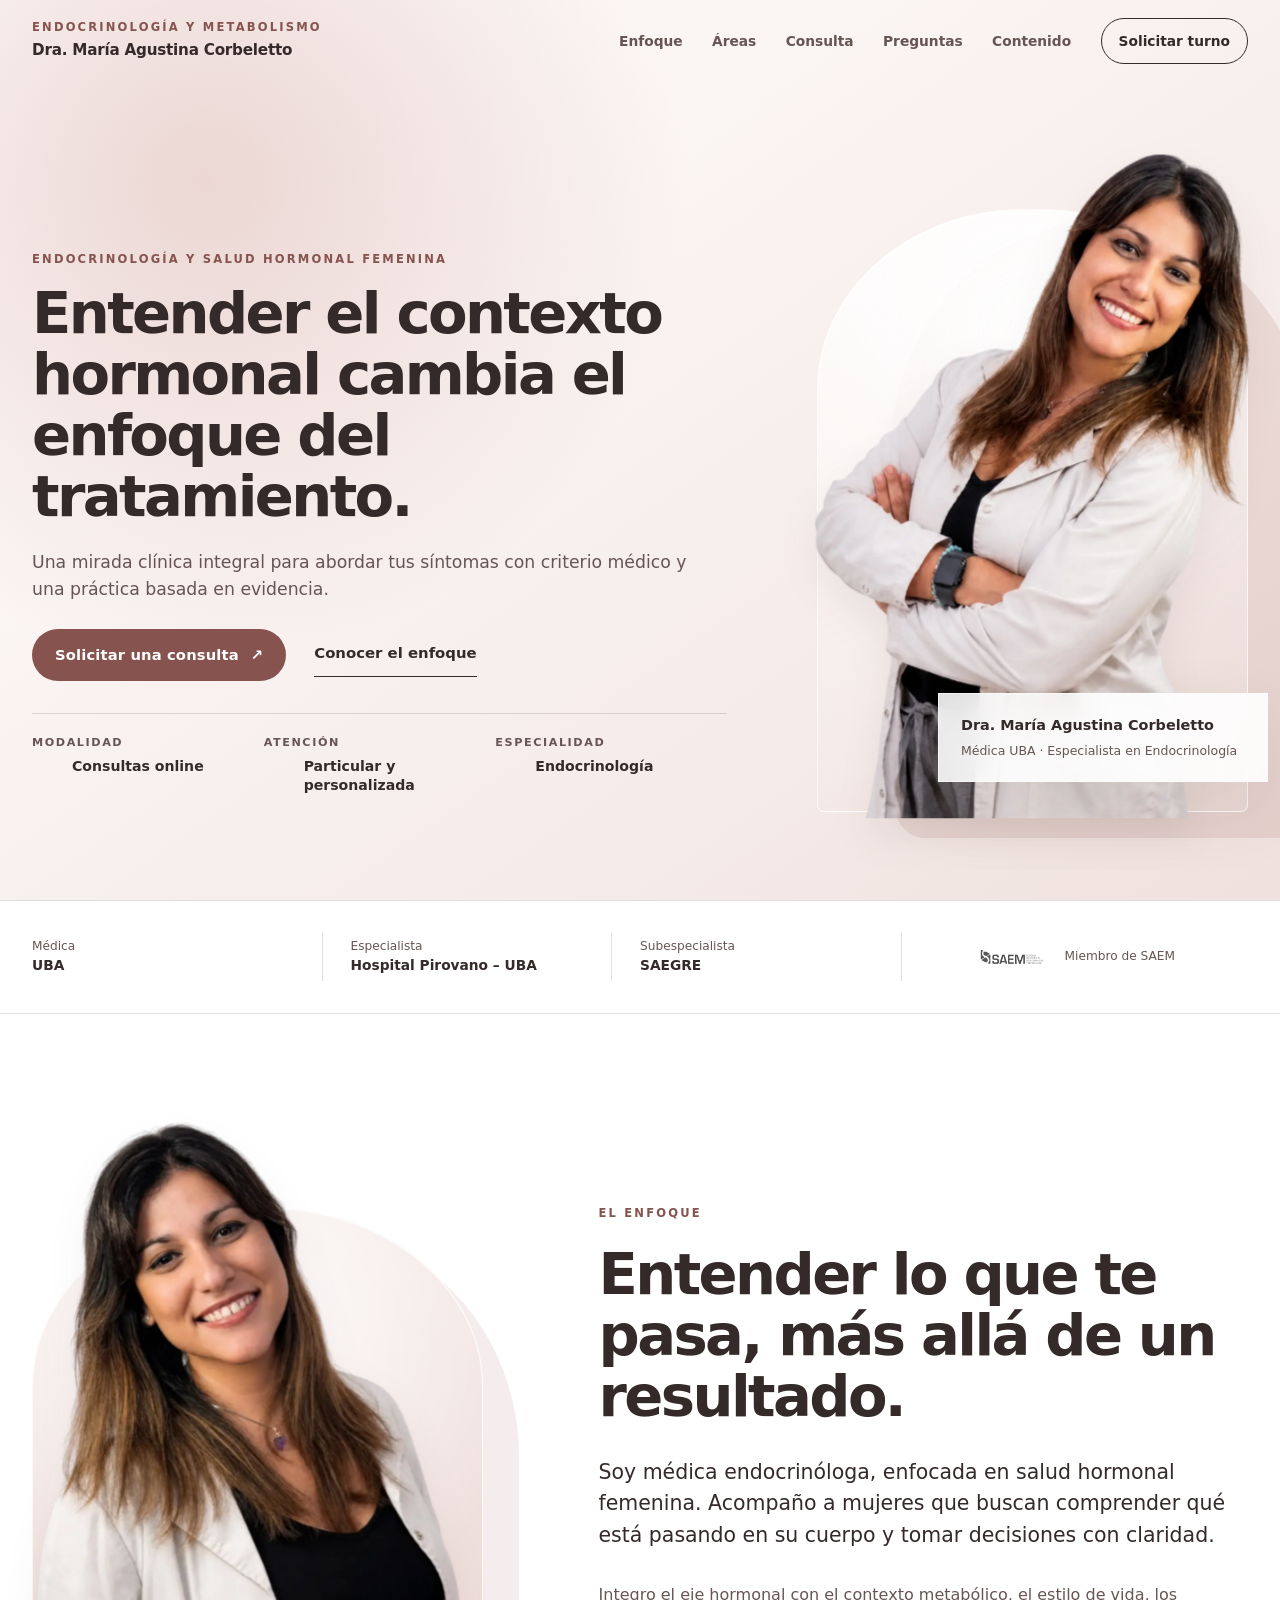
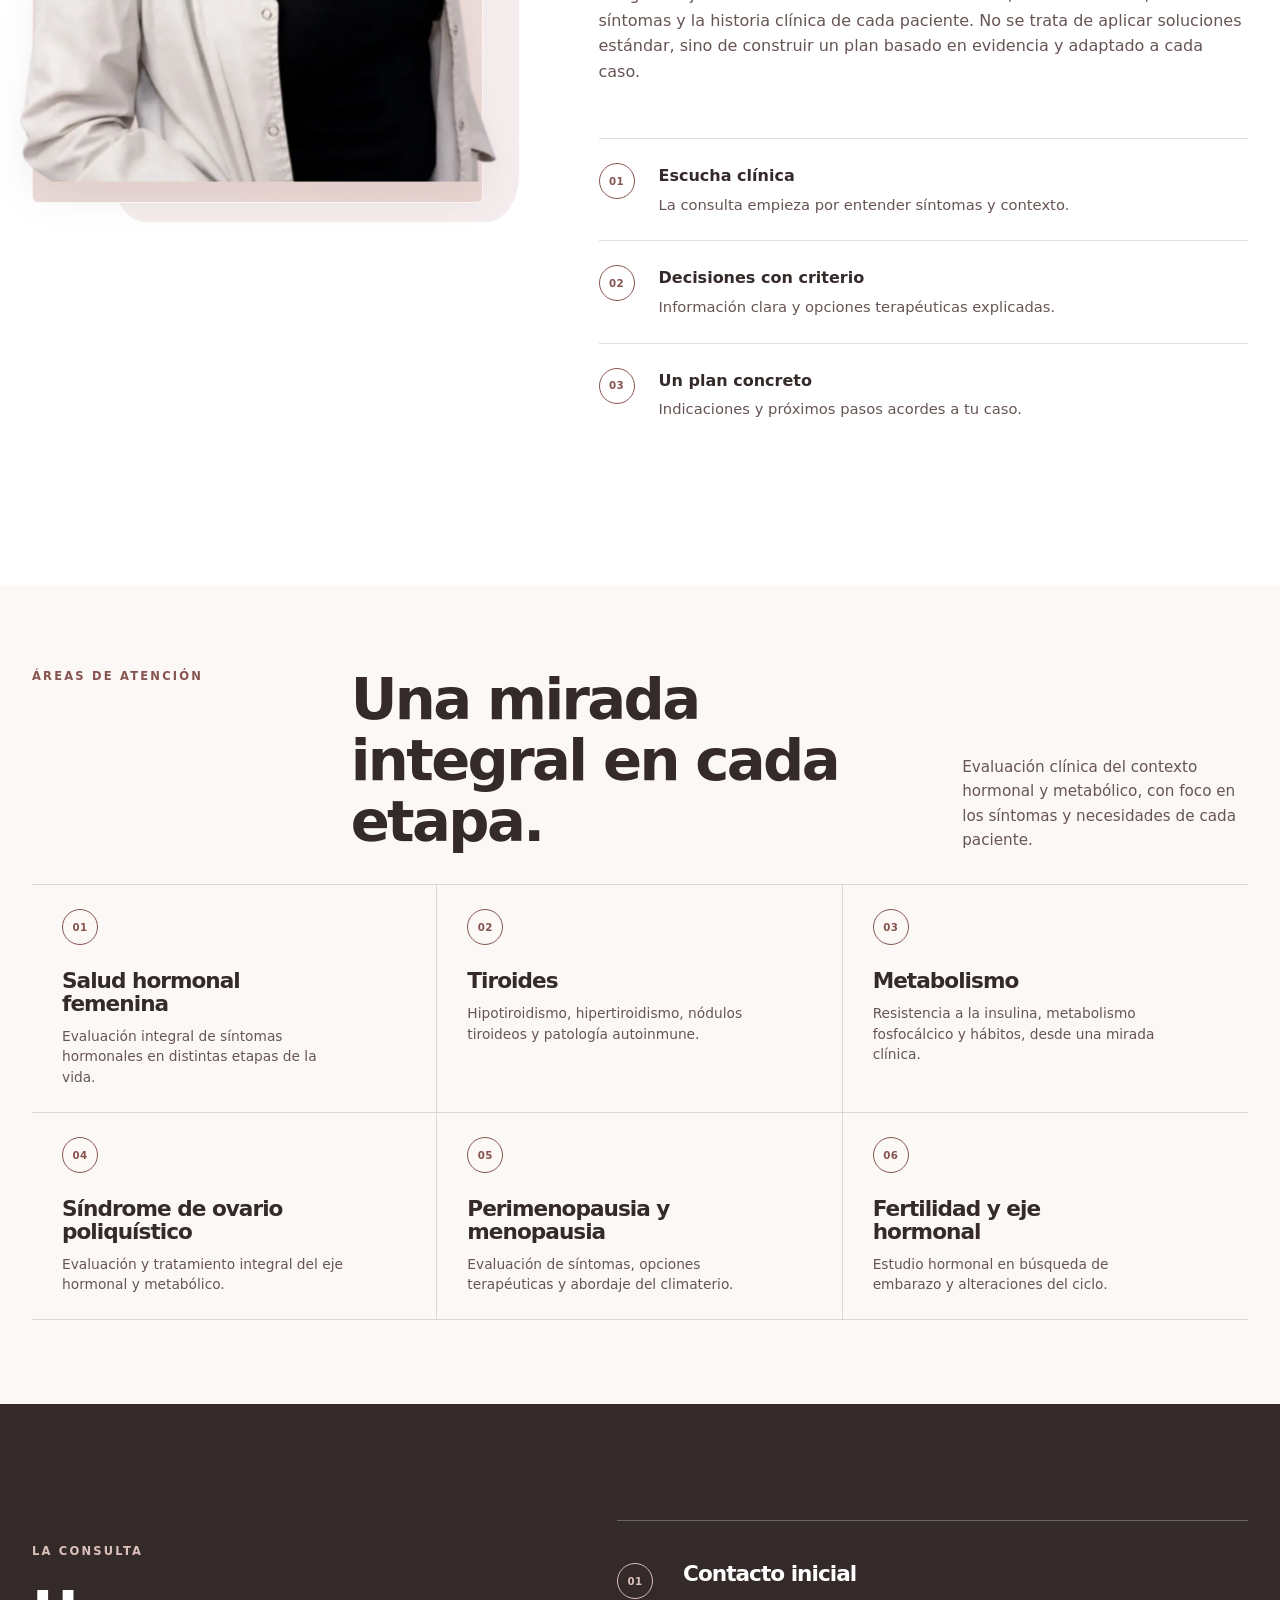
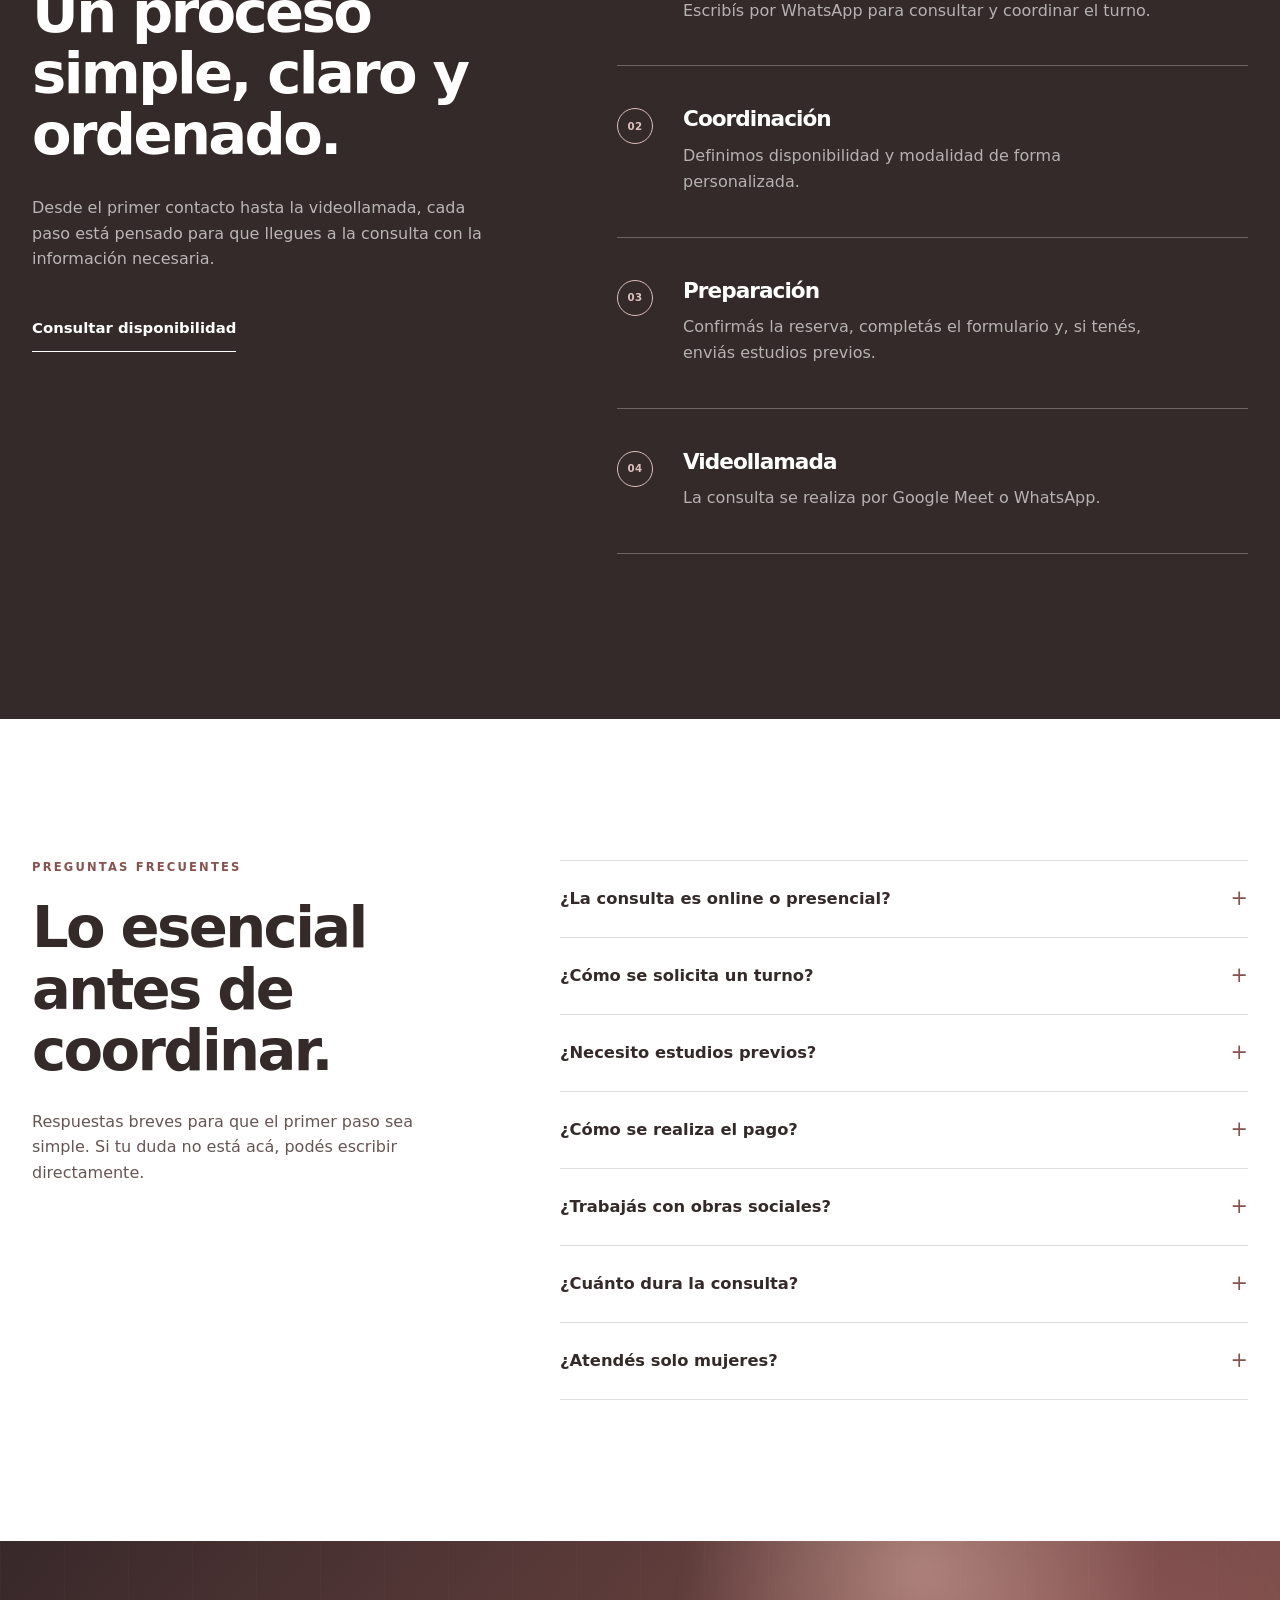
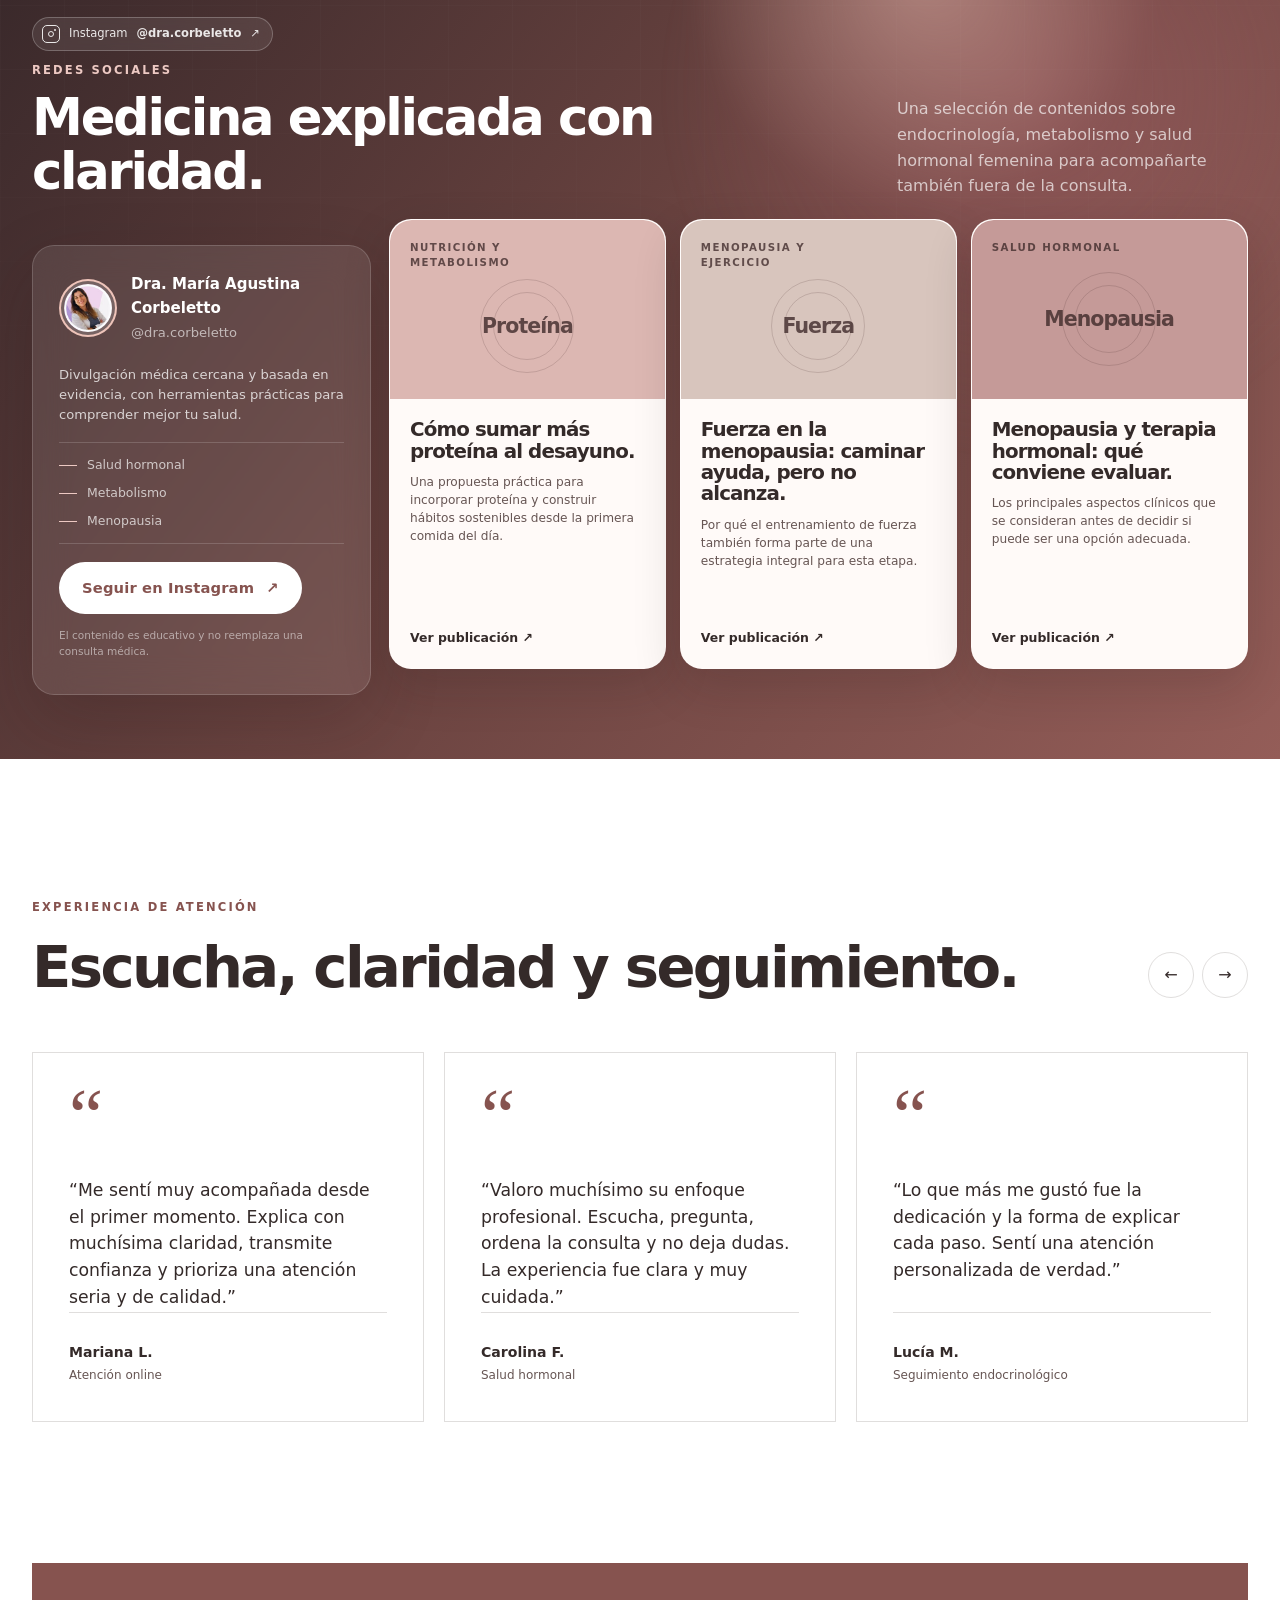
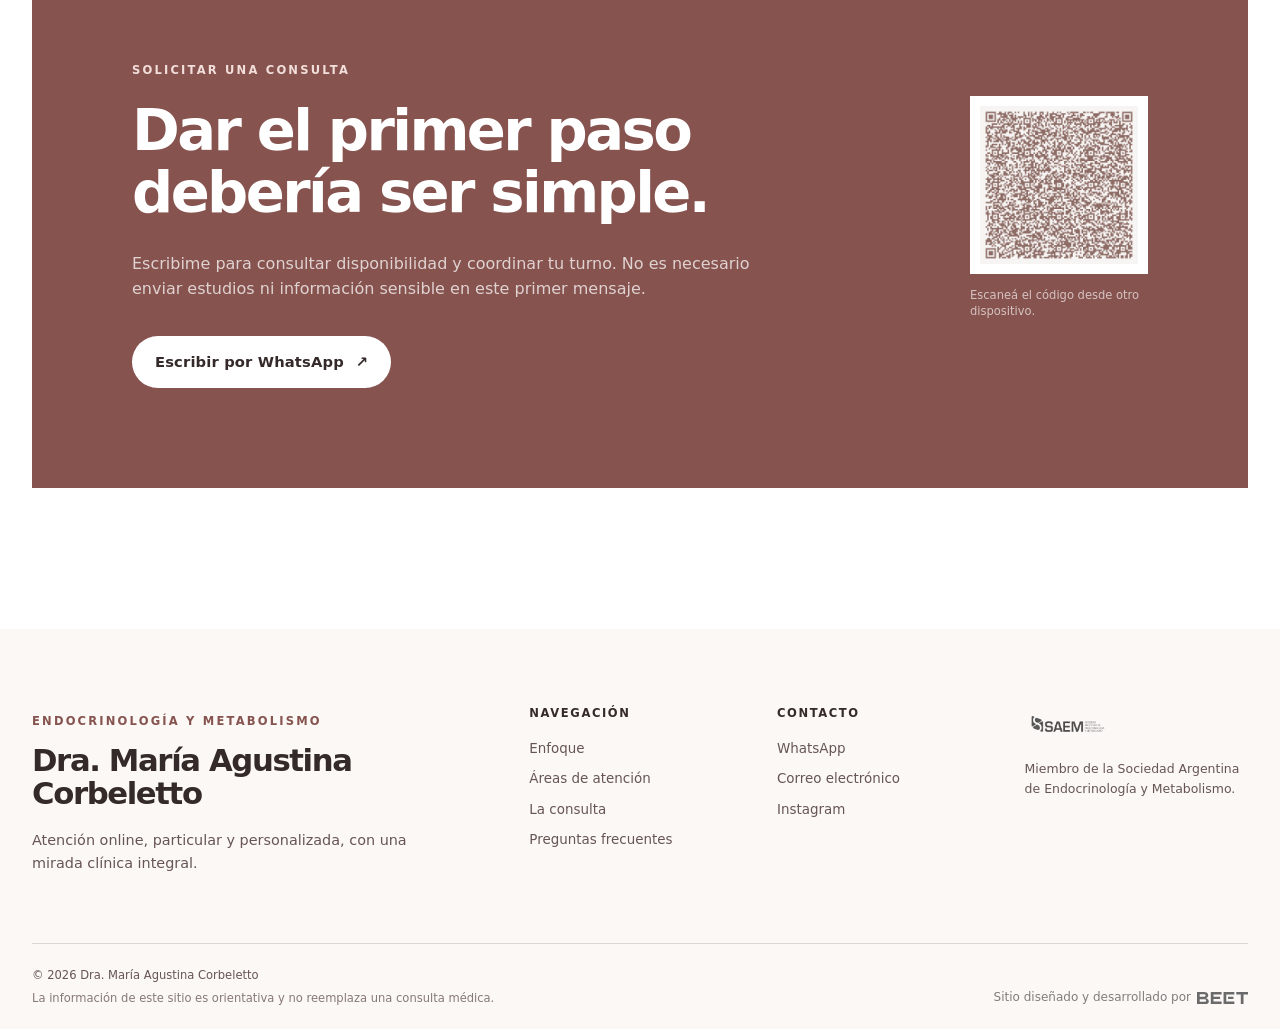
<file: index.html>
<!doctype html>
<html lang="es-AR">
  <head>
    <meta charset="utf-8" />
    <meta name="viewport" content="width=device-width, initial-scale=1" />
    <meta
      name="description"
      content="Consultas online de endocrinología en Argentina con la Dra. María Agustina Corbeletto. Salud hormonal femenina, tiroides, metabolismo, SOP, fertilidad y menopausia."
    />
    <meta name="author" content="Dra. María Agustina Corbeletto" />
    <meta name="robots" content="index, follow, max-image-preview:large" />
    <meta
      name="googlebot"
      content="index, follow, max-image-preview:large, max-snippet:-1, max-video-preview:-1"
    />
    <meta name="theme-color" content="#f7f1ef" />
    <meta name="format-detection" content="telephone=no" />

    <title>
      Endocrinóloga online en Argentina | Dra. María Agustina Corbeletto
    </title>

    <link rel="canonical" href="https://dracorbeletto.com.ar/" />
    <link rel="alternate" hreflang="es-AR" href="https://dracorbeletto.com.ar/" />
    <link rel="alternate" hreflang="x-default" href="https://dracorbeletto.com.ar/" />
    <link
      rel="preload"
      as="image"
      href="img/IMG2-cutout.webp"
      type="image/webp"
      fetchpriority="high"
    />
    <script>document.documentElement.classList.add("js");</script>
    <link rel="stylesheet" href="styles.css?v=13.0.0" />
    <link
      rel="icon"
      type="image/svg+xml"
      href="data:image/svg+xml,%3Csvg xmlns='http://www.w3.org/2000/svg' viewBox='0 0 100 100'%3E%3Ctext y='.9em' font-size='90'%3E🦋%3C/text%3E%3C/svg%3E"
    />

    <meta property="og:locale" content="es_AR" />
    <meta property="og:type" content="website" />
    <meta property="og:url" content="https://dracorbeletto.com.ar/" />
    <meta property="og:site_name" content="Dra. María Agustina Corbeletto" />
    <meta
      property="og:title"
      content="Endocrinóloga online en Argentina | Dra. María Agustina Corbeletto"
    />
    <meta
      property="og:description"
      content="Consultas online de endocrinología con una mirada clínica integral sobre salud hormonal femenina, tiroides y metabolismo."
    />
    <meta
      property="og:image"
      content="https://dracorbeletto.com.ar/img/og-image.jpg"
    />
    <meta property="og:image:width" content="1200" />
    <meta property="og:image:height" content="630" />
    <meta property="og:image:type" content="image/jpeg" />
    <meta
      property="og:image:alt"
      content="Dra. María Agustina Corbeletto, endocrinología y salud hormonal femenina"
    />
    <meta name="twitter:card" content="summary_large_image" />
    <meta
      name="twitter:title"
      content="Endocrinóloga online en Argentina | Dra. María Agustina Corbeletto"
    />
    <meta
      name="twitter:description"
      content="Consultas online de endocrinología con una mirada clínica integral sobre salud hormonal femenina, tiroides y metabolismo."
    />
    <meta
      name="twitter:image"
      content="https://dracorbeletto.com.ar/img/og-image.jpg"
    />

    <script type="application/ld+json">
      {
        "@context": "https://schema.org",
        "@graph": [
          {
            "@type": "Physician",
            "@id": "https://dracorbeletto.com.ar/#physician",
            "name": "Dra. María Agustina Corbeletto",
            "url": "https://dracorbeletto.com.ar/",
            "image": "https://dracorbeletto.com.ar/img/IMG2-cutout.png",
            "email": "mailto:dra.macorbeletto@gmail.com",
            "telephone": "+54 9 11 2780-0004",
            "medicalSpecialty": "Endocrinology",
            "description": "Médica especialista en endocrinología, metabolismo y salud hormonal femenina. Atención online.",
            "knowsAbout": [
              "Endocrinología",
              "Salud hormonal femenina",
              "Tiroides",
              "Metabolismo",
              "Síndrome de ovario poliquístico",
              "Perimenopausia y menopausia",
              "Fertilidad y eje hormonal"
            ],
            "areaServed": {
              "@type": "Country",
              "name": "Argentina"
            },
            "sameAs": [
              "https://www.instagram.com/dra.corbeletto/"
            ],
            "memberOf": {
              "@type": "Organization",
              "name": "Sociedad Argentina de Endocrinología y Metabolismo"
            }
          },
          {
            "@type": "WebSite",
            "@id": "https://dracorbeletto.com.ar/#website",
            "url": "https://dracorbeletto.com.ar/",
            "name": "Dra. María Agustina Corbeletto",
            "inLanguage": "es-AR",
            "publisher": {
              "@id": "https://dracorbeletto.com.ar/#physician"
            }
          },
          {
            "@type": "WebPage",
            "@id": "https://dracorbeletto.com.ar/#webpage",
            "url": "https://dracorbeletto.com.ar/",
            "name": "Endocrinóloga online en Argentina | Dra. María Agustina Corbeletto",
            "description": "Consultas online de endocrinología en Argentina con foco en salud hormonal femenina, tiroides y metabolismo.",
            "inLanguage": "es-AR",
            "isPartOf": {
              "@id": "https://dracorbeletto.com.ar/#website"
            },
            "about": {
              "@id": "https://dracorbeletto.com.ar/#physician"
            },
            "primaryImageOfPage": {
              "@type": "ImageObject",
              "url": "https://dracorbeletto.com.ar/img/og-image.jpg",
              "width": 1200,
              "height": 630
            }
          },
          {
            "@type": "FAQPage",
            "@id": "https://dracorbeletto.com.ar/#faq",
            "url": "https://dracorbeletto.com.ar/#preguntas",
            "inLanguage": "es-AR",
            "mainEntity": [
              {
                "@type": "Question",
                "name": "¿La consulta es online o presencial?",
                "acceptedAnswer": {
                  "@type": "Answer",
                  "text": "La consulta es online."
                }
              },
              {
                "@type": "Question",
                "name": "¿Cómo se solicita un turno?",
                "acceptedAnswer": {
                  "@type": "Answer",
                  "text": "A través de WhatsApp. Los turnos se coordinan de manera personalizada."
                }
              },
              {
                "@type": "Question",
                "name": "¿Necesito estudios previos?",
                "acceptedAnswer": {
                  "@type": "Answer",
                  "text": "No es obligatorio. Si tenés estudios, podés enviarlos antes de la consulta."
                }
              },
              {
                "@type": "Question",
                "name": "¿Cómo se realiza el pago?",
                "acceptedAnswer": {
                  "@type": "Answer",
                  "text": "Por transferencia bancaria previa al turno."
                }
              },
              {
                "@type": "Question",
                "name": "¿Trabajás con obras sociales?",
                "acceptedAnswer": {
                  "@type": "Answer",
                  "text": "La atención es de forma particular."
                }
              },
              {
                "@type": "Question",
                "name": "¿Cuánto dura la consulta?",
                "acceptedAnswer": {
                  "@type": "Answer",
                  "text": "Aproximadamente 20 a 30 minutos."
                }
              },
              {
                "@type": "Question",
                "name": "¿Atendés solo mujeres?",
                "acceptedAnswer": {
                  "@type": "Answer",
                  "text": "Principalmente mujeres, aunque también atiendo patología endocrinológica general."
                }
              }
            ]
          }
        ]
      }
    </script>
  </head>

  <body>
    <a class="skip-link" href="#contenido">Saltar al contenido</a>

    <header class="site-header" data-header>
      <div class="shell header-inner">
        <a class="brand" href="#inicio" aria-label="Ir al inicio">
          <span class="brand-field">Endocrinología y metabolismo</span>
          <span class="brand-name">Dra. María Agustina Corbeletto</span>
        </a>

        <button
          class="menu-button"
          type="button"
          aria-expanded="false"
          aria-controls="primary-navigation"
          data-menu-button
        >
          <span data-menu-label>Menú</span>
        </button>

        <nav
          class="primary-navigation"
          id="primary-navigation"
          aria-label="Navegación principal"
          data-navigation
        >
          <a href="#enfoque">Enfoque</a>
          <a href="#areas">Áreas</a>
          <a href="#consulta">Consulta</a>
          <a href="#preguntas">Preguntas</a>
          <a href="#contenido-social">Contenido</a>
          <a class="nav-cta" href="#contacto">Solicitar turno</a>
        </nav>
      </div>
    </header>

    <main id="contenido">
      <section class="hero" id="inicio" aria-labelledby="hero-title">
        <div class="shell hero-grid">
          <div class="hero-copy" data-reveal>
            <p class="eyebrow">Endocrinología y salud hormonal femenina</p>
            <h1 id="hero-title">
              Entender el contexto hormonal cambia el enfoque del tratamiento.
            </h1>
            <p class="hero-intro">
              Una mirada clínica integral para abordar tus síntomas con criterio
              médico y una práctica basada en evidencia.
            </p>

            <div class="hero-actions">
              <a class="button button-primary" href="#contacto">
                Solicitar una consulta <span aria-hidden="true">↗</span>
              </a>
              <a class="text-link" href="#enfoque">Conocer el enfoque</a>
            </div>

            <dl class="hero-facts" aria-label="Modalidad de atención">
              <div>
                <dt>Modalidad</dt>
                <dd>Consultas online</dd>
              </div>
              <div>
                <dt>Atención</dt>
                <dd>Particular y personalizada</dd>
              </div>
              <div>
                <dt>Especialidad</dt>
                <dd>Endocrinología</dd>
              </div>
            </dl>
          </div>

          <figure class="hero-portrait" data-reveal>
            <div class="hero-portrait-stage">
              <picture>
                <source srcset="img/IMG2-cutout.webp" type="image/webp" />
                <img
                  class="hero-portrait-cutout"
                  data-parallax="0.045"
                  data-parallax-kind="image"
                  data-parallax-max="22"
                  src="img/IMG2-cutout.png"
                  width="983"
                  height="1500"
                  alt="Retrato profesional de la Dra. María Agustina Corbeletto"
                  fetchpriority="high"
                  decoding="async"
                />
              </picture>
            </div>
            <figcaption>
              <strong>Dra. María Agustina Corbeletto</strong>
              <span>Médica UBA · Especialista en Endocrinología</span>
            </figcaption>
          </figure>
        </div>
      </section>

      <section class="credential-band" aria-label="Formación y afiliación">
        <div class="shell credential-grid">
          <p>Médica <strong>UBA</strong></p>
          <p>Especialista <strong>Hospital Pirovano – UBA</strong></p>
          <p>Subespecialista <strong>SAEGRE</strong></p>
          <div class="credential-affiliation">
            <img
              src="img/saem-logo.png"
              width="261"
              height="106"
              alt="SAEM"
              loading="lazy"
            />
            <span>Miembro de SAEM</span>
          </div>
        </div>
      </section>

      <section class="section section-about" id="enfoque">
        <div class="shell about-grid">
          <div class="about-copy" data-reveal>
            <p class="eyebrow">El enfoque</p>
            <h2>Entender lo que te pasa, más allá de un resultado.</h2>
            <p class="lead">
              Soy médica endocrinóloga, enfocada en salud hormonal femenina.
              Acompaño a mujeres que buscan comprender qué está pasando en su
              cuerpo y tomar decisiones con claridad.
            </p>
            <p>
              Integro el eje hormonal con el contexto metabólico, el estilo de
              vida, los síntomas y la historia clínica de cada paciente. No se
              trata de aplicar soluciones estándar, sino de construir un plan
              basado en evidencia y adaptado a cada caso.
            </p>

            <ul class="principles" aria-label="Principios de atención">
              <li>
                <span class="number-mark">01</span>
                <div>
                  <strong>Escucha clínica</strong>
                  <p>La consulta empieza por entender síntomas y contexto.</p>
                </div>
              </li>
              <li>
                <span class="number-mark">02</span>
                <div>
                  <strong>Decisiones con criterio</strong>
                  <p>Información clara y opciones terapéuticas explicadas.</p>
                </div>
              </li>
              <li>
                <span class="number-mark">03</span>
                <div>
                  <strong>Un plan concreto</strong>
                  <p>Indicaciones y próximos pasos acordes a tu caso.</p>
                </div>
              </li>
            </ul>
          </div>

          <figure class="about-portrait" data-reveal>
            <div class="about-portrait-stage">
              <picture>
                <source srcset="img/IMG1-cutout.webp" type="image/webp" />
                <img
                  class="about-portrait-cutout"
                  data-parallax="0.055"
                  data-parallax-kind="image"
                  data-parallax-max="28"
                  src="img/IMG1-cutout.png"
                  width="1068"
                  height="1480"
                  alt="Dra. María Agustina Corbeletto en retrato profesional"
                  loading="lazy"
                  decoding="async"
                />
              </picture>
            </div>
          </figure>
        </div>
      </section>

      <section class="section section-areas" id="areas">
        <div class="shell">
          <header class="section-heading" data-reveal>
            <p class="eyebrow">Áreas de atención</p>
            <h2>Una mirada integral en cada etapa.</h2>
            <p>
              Evaluación clínica del contexto hormonal y metabólico, con foco
              en los síntomas y necesidades de cada paciente.
            </p>
          </header>

          <div class="areas-grid">
            <article class="area-card" data-reveal>
              <span class="number-mark">01</span>
              <h3>Salud hormonal femenina</h3>
              <p>
                Evaluación integral de síntomas hormonales en distintas etapas
                de la vida.
              </p>
            </article>
            <article class="area-card" data-reveal>
              <span class="number-mark">02</span>
              <h3>Tiroides</h3>
              <p>
                Hipotiroidismo, hipertiroidismo, nódulos tiroideos y patología
                autoinmune.
              </p>
            </article>
            <article class="area-card" data-reveal>
              <span class="number-mark">03</span>
              <h3>Metabolismo</h3>
              <p>
                Resistencia a la insulina, metabolismo fosfocálcico y hábitos,
                desde una mirada clínica.
              </p>
            </article>
            <article class="area-card" data-reveal>
              <span class="number-mark">04</span>
              <h3>Síndrome de ovario poliquístico</h3>
              <p>Evaluación y tratamiento integral del eje hormonal y metabólico.</p>
            </article>
            <article class="area-card" data-reveal>
              <span class="number-mark">05</span>
              <h3>Perimenopausia y menopausia</h3>
              <p>
                Evaluación de síntomas, opciones terapéuticas y abordaje del
                climaterio.
              </p>
            </article>
            <article class="area-card" data-reveal>
              <span class="number-mark">06</span>
              <h3>Fertilidad y eje hormonal</h3>
              <p>
                Estudio hormonal en búsqueda de embarazo y alteraciones del
                ciclo.
              </p>
            </article>
          </div>
        </div>
      </section>

      <section class="section section-process" id="consulta">
        <div class="shell process-layout">
          <header class="process-intro" data-reveal>
            <p class="eyebrow">La consulta</p>
            <h2>Un proceso simple, claro y ordenado.</h2>
            <p>
              Desde el primer contacto hasta la videollamada, cada paso está
              pensado para que llegues a la consulta con la información necesaria.
            </p>
            <a class="text-link" href="#contacto">Consultar disponibilidad</a>
          </header>

          <ol
            class="process-steps"
            data-parallax="0.045"
            data-parallax-kind="layer"
            data-parallax-max="24"
          >
            <li data-reveal>
              <span class="number-mark">01</span>
              <div>
                <h3>Contacto inicial</h3>
                <p>Escribís por WhatsApp para consultar y coordinar el turno.</p>
              </div>
            </li>
            <li data-reveal>
              <span class="number-mark">02</span>
              <div>
                <h3>Coordinación</h3>
                <p>Definimos disponibilidad y modalidad de forma personalizada.</p>
              </div>
            </li>
            <li data-reveal>
              <span class="number-mark">03</span>
              <div>
                <h3>Preparación</h3>
                <p>
                  Confirmás la reserva, completás el formulario y, si tenés,
                  enviás estudios previos.
                </p>
              </div>
            </li>
            <li data-reveal>
              <span class="number-mark">04</span>
              <div>
                <h3>Videollamada</h3>
                <p>La consulta se realiza por Google Meet o WhatsApp.</p>
              </div>
            </li>
          </ol>
        </div>
      </section>

      <section class="section section-faq" id="preguntas">
        <div class="shell faq-layout">
          <header class="faq-intro" data-reveal>
            <p class="eyebrow">Preguntas frecuentes</p>
            <h2>Lo esencial antes de coordinar.</h2>
            <p>
              Respuestas breves para que el primer paso sea simple. Si tu duda
              no está acá, podés escribir directamente.
            </p>
          </header>

          <div class="faq-list" data-reveal>
            <details>
              <summary>¿La consulta es online o presencial?</summary>
              <div class="faq-answer">
                <div><p>La consulta es online.</p></div>
              </div>
            </details>
            <details>
              <summary>¿Cómo se solicita un turno?</summary>
              <div class="faq-answer">
                <div>
                  <p>
                    A través de WhatsApp. Los turnos se coordinan de manera
                    personalizada.
                  </p>
                </div>
              </div>
            </details>
            <details>
              <summary>¿Necesito estudios previos?</summary>
              <div class="faq-answer">
                <div>
                  <p>
                    No es obligatorio. Si tenés estudios, podés enviarlos antes de
                    la consulta.
                  </p>
                </div>
              </div>
            </details>
            <details>
              <summary>¿Cómo se realiza el pago?</summary>
              <div class="faq-answer">
                <div><p>Por transferencia bancaria previa al turno.</p></div>
              </div>
            </details>
            <details>
              <summary>¿Trabajás con obras sociales?</summary>
              <div class="faq-answer">
                <div><p>La atención es de forma particular.</p></div>
              </div>
            </details>
            <details>
              <summary>¿Cuánto dura la consulta?</summary>
              <div class="faq-answer">
                <div><p>Aproximadamente 20 a 30 minutos.</p></div>
              </div>
            </details>
            <details>
              <summary>¿Atendés solo mujeres?</summary>
              <div class="faq-answer">
                <div>
                  <p>
                    Principalmente mujeres, aunque también atiendo patología
                    endocrinológica general.
                  </p>
                </div>
              </div>
            </details>
          </div>
        </div>
      </section>

      <section class="section section-social" id="contenido-social">
        <div class="shell">
          <header class="social-heading" data-reveal>
            <div>
              <a
                class="social-platform"
                href="https://www.instagram.com/dra.corbeletto/"
                target="_blank"
                rel="noopener noreferrer"
                aria-label="Abrir el perfil de Instagram de la Dra. Corbeletto"
              >
                <span class="social-platform-mark" aria-hidden="true"></span>
                <span>Instagram</span>
                <strong>@dra.corbeletto</strong>
                <span aria-hidden="true">↗</span>
              </a>
              <p class="eyebrow">Redes sociales</p>
              <h2>Medicina explicada con claridad.</h2>
            </div>
            <p>
              Una selección de contenidos sobre endocrinología, metabolismo y
              salud hormonal femenina para acompañarte también fuera de la consulta.
            </p>
          </header>

          <div class="social-layout">
            <aside
              class="social-profile"
              data-reveal
              data-parallax="-0.022"
              data-parallax-kind="layer"
              data-parallax-max="12"
            >
              <div class="profile-head">
                <img
                  src="img/Instagram_Profile.jpg"
                  width="150"
                  height="150"
                  alt="Foto de perfil de la Dra. María Agustina Corbeletto"
                  loading="lazy"
                />
                <div>
                  <strong>Dra. María Agustina Corbeletto</strong>
                  <span>@dra.corbeletto</span>
                </div>
              </div>
              <p class="profile-summary">
                Divulgación médica cercana y basada en evidencia, con herramientas
                prácticas para comprender mejor tu salud.
              </p>
              <ul class="social-topics" aria-label="Temas frecuentes del contenido">
                <li>Salud hormonal</li>
                <li>Metabolismo</li>
                <li>Menopausia</li>
              </ul>
              <a
                class="button button-primary"
                href="https://www.instagram.com/dra.corbeletto/"
                target="_blank"
                rel="noopener noreferrer"
              >
                Seguir en Instagram <span aria-hidden="true">↗</span>
              </a>
              <small>
                El contenido es educativo y no reemplaza una consulta médica.
              </small>
            </aside>

            <p class="social-swipe-hint" aria-hidden="true">
              Deslizá para explorar <span>→</span>
            </p>

            <div
              class="social-posts"
              aria-label="Selección de contenidos de Instagram"
              data-parallax="0.03"
              data-parallax-kind="layer"
              data-parallax-max="14"
            >
              <article class="social-post" data-reveal>
                <a
                  class="social-post-card"
                  href="https://www.instagram.com/reel/DWkS0tRDY0e/"
                  target="_blank"
                  rel="noopener noreferrer"
                >
                  <div class="social-post-cover">
                    <div class="social-post-topline">
                      <span class="post-type">Nutrición y metabolismo</span>
                    </div>
                    <div class="social-post-visual" aria-hidden="true">
                      <span>Proteína</span>
                    </div>
                  </div>
                  <div class="social-post-body">
                    <h3>Cómo sumar más proteína al desayuno.</h3>
                    <p>
                      Una propuesta práctica para incorporar proteína y construir
                      hábitos sostenibles desde la primera comida del día.
                    </p>
                    <span class="post-action">Ver publicación <span aria-hidden="true">↗</span></span>
                  </div>
                </a>
              </article>

              <article class="social-post" data-reveal>
                <a
                  class="social-post-card"
                  href="https://www.instagram.com/reel/DWT-5NlNXoh/"
                  target="_blank"
                  rel="noopener noreferrer"
                >
                  <div class="social-post-cover">
                    <div class="social-post-topline">
                      <span class="post-type">Menopausia y ejercicio</span>
                    </div>
                    <div class="social-post-visual" aria-hidden="true">
                      <span>Fuerza</span>
                    </div>
                  </div>
                  <div class="social-post-body">
                    <h3>Fuerza en la menopausia: caminar ayuda, pero no alcanza.</h3>
                    <p>
                      Por qué el entrenamiento de fuerza también forma parte de una
                      estrategia integral para esta etapa.
                    </p>
                    <span class="post-action">Ver publicación <span aria-hidden="true">↗</span></span>
                  </div>
                </a>
              </article>

              <article class="social-post" data-reveal>
                <a
                  class="social-post-card"
                  href="https://www.instagram.com/reel/DWCy5RtDSkN/"
                  target="_blank"
                  rel="noopener noreferrer"
                >
                  <div class="social-post-cover">
                    <div class="social-post-topline">
                      <span class="post-type">Salud hormonal</span>
                    </div>
                    <div class="social-post-visual" aria-hidden="true">
                      <span>Menopausia</span>
                    </div>
                  </div>
                  <div class="social-post-body">
                    <h3>Menopausia y terapia hormonal: qué conviene evaluar.</h3>
                    <p>
                      Los principales aspectos clínicos que se consideran antes de
                      decidir si puede ser una opción adecuada.
                    </p>
                    <span class="post-action">Ver publicación <span aria-hidden="true">↗</span></span>
                  </div>
                </a>
              </article>
            </div>
          </div>
        </div>
      </section>

      <section class="section section-testimonials" id="opiniones">
        <div class="shell">
          <header class="testimonials-heading" data-reveal>
            <div>
              <p class="eyebrow">Experiencia de atención</p>
              <h2>Escucha, claridad y seguimiento.</h2>
            </div>
            <div class="carousel-controls" aria-label="Controles de opiniones">
              <button type="button" data-testimonial-prev aria-label="Opinión anterior">
                ←
              </button>
              <button type="button" data-testimonial-next aria-label="Opinión siguiente">
                →
              </button>
            </div>
          </header>

          <div class="testimonials-track" data-testimonials>
            <article class="testimonial-card">
              <p>
                “Me sentí muy acompañada desde el primer momento. Explica con
                muchísima claridad, transmite confianza y prioriza una atención
                seria y de calidad.”
              </p>
              <footer><strong>Mariana L.</strong><span>Atención online</span></footer>
            </article>
            <article class="testimonial-card">
              <p>
                “Valoro muchísimo su enfoque profesional. Escucha, pregunta,
                ordena la consulta y no deja dudas. La experiencia fue clara y
                muy cuidada.”
              </p>
              <footer><strong>Carolina F.</strong><span>Salud hormonal</span></footer>
            </article>
            <article class="testimonial-card">
              <p>
                “Lo que más me gustó fue la dedicación y la forma de explicar
                cada paso. Sentí una atención personalizada de verdad.”
              </p>
              <footer><strong>Lucía M.</strong><span>Seguimiento endocrinológico</span></footer>
            </article>
            <article class="testimonial-card">
              <p>
                “Se nota el compromiso con la calidad de atención. Es muy
                profesional, cercana y ordenada. La consulta me dejó mucha
                tranquilidad.”
              </p>
              <footer><strong>Valentina R.</strong><span>Consulta inicial</span></footer>
            </article>
            <article class="testimonial-card">
              <p>
                “Encontré una médica con mirada integral y excelente trato.
                Explica de forma simple y escucha con paciencia.”
              </p>
              <footer><strong>Julieta G.</strong><span>Atención online</span></footer>
            </article>
            <article class="testimonial-card">
              <p>
                “Me dio mucha confianza por su profesionalismo. Se tomó el
                tiempo de escuchar, explicar y ordenar todo con claridad.”
              </p>
              <footer><strong>Sofía B.</strong><span>Consulta de seguimiento</span></footer>
            </article>
          </div>
        </div>
      </section>

      <section class="section section-contact" id="contacto">
        <div class="shell contact-panel" data-reveal>
          <div class="contact-copy">
            <p class="eyebrow">Solicitar una consulta</p>
            <h2>Dar el primer paso debería ser simple.</h2>
            <p>
              Escribime para consultar disponibilidad y coordinar tu turno. No
              es necesario enviar estudios ni información sensible en este
              primer mensaje.
            </p>
            <a
              class="button button-light"
              href="https://wa.me/5491127800004?text=Hola%20Dra.%20Mar%C3%ADa%20Agustina%2C%20llegu%C3%A9%20a%20tu%20web%20y%20quisiera%20coordinar%20una%20consulta.%20Mi%20nombre%20es%3A%20"
              target="_blank"
              rel="noopener noreferrer"
            >
              Escribir por WhatsApp <span aria-hidden="true">↗</span>
            </a>
          </div>
          <div
            class="contact-meta"
            data-parallax="0.04"
            data-parallax-kind="layer"
            data-parallax-max="18"
          >
            <img
              src="img/Qr_Whatsapp.png"
              width="1400"
              height="1400"
              alt="Código QR para iniciar una consulta por WhatsApp"
              loading="lazy"
            />
            <p>Escaneá el código desde otro dispositivo.</p>
          </div>
        </div>
      </section>
    </main>

    <footer class="site-footer">
      <div class="shell footer-main">
        <div class="footer-brand">
          <span class="brand-field">Endocrinología y metabolismo</span>
          <h2>Dra. María Agustina Corbeletto</h2>
          <p>
            Atención online, particular y personalizada, con una mirada clínica
            integral.
          </p>
        </div>

        <div class="footer-column">
          <h3>Navegación</h3>
          <a href="#enfoque">Enfoque</a>
          <a href="#areas">Áreas de atención</a>
          <a href="#consulta">La consulta</a>
          <a href="#preguntas">Preguntas frecuentes</a>
        </div>

        <div class="footer-column">
          <h3>Contacto</h3>
          <a
            href="https://wa.me/5491127800004?text=Hola%20Dra.%20Mar%C3%ADa%20Agustina%2C%20llegu%C3%A9%20a%20tu%20web%20y%20quisiera%20coordinar%20una%20consulta.%20Mi%20nombre%20es%3A%20"
            target="_blank"
            rel="noopener noreferrer"
          >WhatsApp</a>
          <a href="mailto:dra.macorbeletto@gmail.com">Correo electrónico</a>
          <a
            href="https://www.instagram.com/dra.corbeletto/"
            target="_blank"
            rel="noopener noreferrer"
          >Instagram</a>
        </div>

        <div class="footer-credentials">
          <img
            src="img/saem-logo.png"
            width="261"
            height="106"
            alt="SAEM"
            loading="lazy"
          />
          <p>
            Miembro de la Sociedad Argentina de Endocrinología y Metabolismo.
          </p>
        </div>
      </div>

      <div class="shell footer-legal-row">
        <div>
          <p>© 2026 Dra. María Agustina Corbeletto</p>
          <p class="medical-note">
            La información de este sitio es orientativa y no reemplaza una
            consulta médica.
          </p>
        </div>
        <a
          class="beet-credit"
          href="https://beet.ar/?utm_source=dracorbeletto&utm_medium=referral&utm_campaign=footer_attribution&utm_content=beet_wordmark"
          target="_blank"
          rel="noopener noreferrer"
          aria-label="Sitio diseñado y desarrollado por BEET"
        >
          <span>Sitio diseñado y desarrollado por</span>
          <img
            src="img/beet-wordmark-monochrome-dark.svg"
            alt="BEET"
            width="96"
            height="28"
          />
        </a>
      </div>
    </footer>

    <script src="script.js?v=13.0.0" defer></script>
  </body>
</html>
</file>
<file: styles.css>
:root {
  --ink: #342a29;
  --ink-soft: #665553;
  --paper: #fbf8f6;
  --paper-deep: #f2e8e5;
  --white: #ffffff;
  --rose: #aa6e69;
  --rose-dark: #86534f;
  --rose-light: #dcc0bb;
  --line: rgba(67, 49, 47, 0.16);
  --line-light: rgba(255, 255, 255, 0.28);
  --shadow: 0 28px 70px rgba(77, 52, 49, 0.11);
  --shell: 1240px;
  --header-height: 82px;
  --radius-small: 10px;
  --radius-medium: 20px;
  --radius-large: 32px;
  --ease: cubic-bezier(0.22, 1, 0.36, 1);
}

*,
*::before,
*::after {
  box-sizing: border-box;
}

html {
  overflow-x: hidden;
  overflow-x: clip;
  scroll-behavior: smooth;
  scroll-padding-top: calc(var(--header-height) + 24px);
}

body {
  margin: 0;
  color: var(--ink);
  background: var(--paper);
  font-family:
    Inter, ui-sans-serif, system-ui, -apple-system, BlinkMacSystemFont, "Segoe UI",
    sans-serif;
  font-size: 16px;
  line-height: 1.6;
  -webkit-font-smoothing: antialiased;
  text-rendering: optimizeLegibility;
}

body.menu-open {
  overflow: hidden;
}

img {
  display: block;
  max-width: 100%;
}

a {
  color: inherit;
  text-decoration: none;
}

button,
a {
  -webkit-tap-highlight-color: transparent;
}

button {
  color: inherit;
  font: inherit;
}

h1,
h2,
h3,
p,
figure,
dl,
dd {
  margin-top: 0;
}

h1,
h2,
h3 {
  margin-bottom: 0;
  font-weight: 560;
  line-height: 1.06;
  letter-spacing: -0.045em;
}

h1 {
  font-size: clamp(3.25rem, 6vw, 6.35rem);
}

h2 {
  font-size: clamp(2.6rem, 4.5vw, 5.1rem);
}

h3 {
  font-size: 1.35rem;
}

p {
  color: var(--ink-soft);
}

:focus-visible {
  outline: 2px solid var(--rose-dark);
  outline-offset: 4px;
}

.skip-link {
  position: fixed;
  top: 10px;
  left: 10px;
  z-index: 9999;
  padding: 10px 14px;
  color: var(--white);
  background: var(--ink);
  transform: translateY(-160%);
  transition: transform 180ms ease;
}

.skip-link:focus {
  transform: translateY(0);
}

.shell {
  width: min(calc(100% - 64px), var(--shell));
  margin-inline: auto;
}

.section {
  padding-block: clamp(96px, 11vw, 164px);
}

.eyebrow,
.brand-field {
  margin: 0;
  color: var(--rose-dark);
  font-size: 0.72rem;
  font-weight: 700;
  letter-spacing: 0.19em;
  line-height: 1.35;
  text-transform: uppercase;
}

.lead {
  color: var(--ink);
  font-size: clamp(1.12rem, 1.6vw, 1.35rem);
  line-height: 1.55;
}

.button {
  display: inline-flex;
  min-height: 52px;
  align-items: center;
  justify-content: center;
  gap: 12px;
  padding: 13px 22px;
  border: 1px solid transparent;
  border-radius: 999px;
  font-size: 0.92rem;
  font-weight: 650;
  letter-spacing: 0.01em;
  transition:
    background-color 220ms ease,
    border-color 220ms ease,
    color 220ms ease,
    transform 220ms ease;
}

.button:hover {
  transform: translateY(-2px);
}

.button-primary {
  color: var(--white);
  background: var(--rose-dark);
}

.button-primary:hover {
  background: var(--ink);
}

.button-light {
  color: var(--ink);
  background: var(--white);
}

.button-light:hover {
  color: var(--white);
  background: var(--ink);
}

.text-link {
  display: inline-flex;
  width: fit-content;
  min-height: 44px;
  align-items: center;
  border-bottom: 1px solid currentColor;
  color: var(--ink);
  font-size: 0.93rem;
  font-weight: 650;
}

.site-header {
  position: fixed;
  top: 0;
  right: 0;
  left: 0;
  z-index: 1000;
  border-bottom: 1px solid transparent;
  transition:
    background-color 240ms ease,
    border-color 240ms ease,
    box-shadow 240ms ease;
}

.site-header.is-scrolled,
.site-header.menu-visible {
  border-color: var(--line);
  background: rgba(251, 248, 246, 0.92);
  box-shadow: 0 12px 35px rgba(62, 44, 42, 0.06);
  backdrop-filter: blur(18px);
  -webkit-backdrop-filter: blur(18px);
}

.header-inner {
  min-height: var(--header-height);
  display: grid;
  grid-template-columns: auto 1fr;
  align-items: center;
  gap: 48px;
}

.brand {
  display: flex;
  flex-direction: column;
  gap: 3px;
  position: relative;
  z-index: 2;
}

.brand-name {
  color: var(--ink);
  font-size: 0.95rem;
  font-weight: 680;
  letter-spacing: -0.015em;
}

.primary-navigation {
  display: flex;
  align-items: center;
  justify-content: flex-end;
  gap: clamp(20px, 2.3vw, 34px);
  color: var(--ink-soft);
  font-size: 0.86rem;
  font-weight: 560;
}

.primary-navigation > a:not(.nav-cta) {
  position: relative;
}

.primary-navigation > a:not(.nav-cta)::after {
  position: absolute;
  right: 0;
  bottom: -8px;
  left: 0;
  height: 1px;
  background: var(--rose-dark);
  content: "";
  transform: scaleX(0);
  transform-origin: right;
  transition: transform 220ms ease;
}

.primary-navigation > a:not(.nav-cta):hover::after {
  transform: scaleX(1);
  transform-origin: left;
}

.nav-cta {
  --cta-angle: 0deg;
  position: relative;
  isolation: isolate;
  padding: 11px 17px;
  border: 1.5px solid var(--ink);
  border-radius: 999px;
  color: var(--ink);
  transition:
    background-color 220ms ease,
    color 220ms ease;
}

.nav-cta::before {
  position: absolute;
  inset: -3px;
  z-index: 0;
  padding: 2.5px;
  border-radius: inherit;
  background: conic-gradient(
    from var(--cta-angle),
    transparent 0deg 204deg,
    rgba(173, 105, 98, 0.04) 226deg,
    rgba(173, 105, 98, 0.36) 252deg,
    rgba(255, 255, 255, 0.88) 282deg,
    rgba(173, 105, 98, 1) 304deg,
    rgba(255, 255, 255, 0.9) 322deg,
    rgba(173, 105, 98, 0.24) 343deg,
    transparent 360deg
  );
  content: "";
  opacity: 0;
  filter:
    drop-shadow(0 0 2px rgba(255, 255, 255, 0.76))
    drop-shadow(0 0 8px rgba(153, 91, 85, 0.62));
  pointer-events: none;
  will-change: opacity, filter;
  -webkit-mask:
    linear-gradient(#000 0 0) content-box,
    linear-gradient(#000 0 0);
  -webkit-mask-composite: xor;
  mask-composite: exclude;
  animation: nav-cta-trace 10.5s linear infinite;
}

.nav-cta::after {
  position: absolute;
  inset: -1.5px;
  z-index: -1;
  border: 1px solid rgba(255, 255, 255, 0.72);
  border-radius: inherit;
  box-shadow:
    0 0 0 1px rgba(173, 105, 98, 0.12),
    0 0 13px rgba(153, 91, 85, 0.34);
  content: "";
  opacity: 0;
  pointer-events: none;
  animation: nav-cta-halo 10.5s ease-in-out infinite;
}

@property --cta-angle {
  syntax: "<angle>";
  initial-value: 0deg;
  inherits: false;
}

@keyframes nav-cta-trace {
  0%,
  54% {
    --cta-angle: 0deg;
    opacity: 0;
  }

  61% {
    --cta-angle: 28deg;
    opacity: 0.18;
  }

  70% {
    --cta-angle: 142deg;
    opacity: 0.78;
  }

  84% {
    --cta-angle: 360deg;
    opacity: 1;
  }

  94% {
    --cta-angle: 520deg;
    opacity: 0.22;
  }

  100% {
    --cta-angle: 590deg;
    opacity: 0;
  }
}

@keyframes nav-cta-halo {
  0%,
  56%,
  100% {
    opacity: 0;
  }

  69% {
    opacity: 0.2;
  }

  83% {
    opacity: 0.7;
  }

  94% {
    opacity: 0.08;
  }
}

.nav-cta:hover {
  color: var(--white);
  background: var(--ink);
}

.menu-button {
  display: none;
}

.hero {
  min-height: 100svh;
  display: flex;
  align-items: center;
  padding-top: calc(var(--header-height) + 44px);
  padding-bottom: 52px;
  overflow: clip;
  background:
    radial-gradient(circle at 16% 20%, rgba(230, 205, 201, 0.78), transparent 37%),
    linear-gradient(145deg, #fffdfc 0%, #f5ebe8 72%, #efe1dd 100%);
}

.hero-grid {
  display: grid;
  grid-template-columns: minmax(0, 1.16fr) minmax(380px, 0.72fr);
  align-items: end;
  gap: clamp(54px, 7vw, 104px);
}

.hero-copy {
  padding-bottom: clamp(24px, 4.5vw, 68px);
}

.hero-copy .eyebrow {
  margin-bottom: 24px;
}

.hero-copy h1 {
  max-width: 920px;
  font-size: clamp(3.25rem, 5.25vw, 5.5rem);
}

.hero-intro {
  max-width: 680px;
  margin-top: 32px;
  margin-bottom: 0;
  color: var(--ink-soft);
  font-size: clamp(1.08rem, 1.6vw, 1.38rem);
  line-height: 1.55;
}

.hero-actions {
  display: flex;
  align-items: center;
  gap: 28px;
  margin-top: 38px;
}

.hero-facts {
  display: grid;
  grid-template-columns: repeat(3, 1fr);
  gap: 0;
  margin: 56px 0 0;
  padding-top: 20px;
  border-top: 1px solid var(--line);
}

.hero-facts > div {
  padding-right: 18px;
}

.hero-facts dt {
  margin-bottom: 5px;
  color: var(--ink-soft);
  font-size: 0.7rem;
  font-weight: 700;
  letter-spacing: 0.14em;
  text-transform: uppercase;
}

.hero-facts dd {
  color: var(--ink);
  font-size: 0.88rem;
  font-weight: 600;
  line-height: 1.4;
}

.hero-portrait {
  position: relative;
  margin: 0;
  isolation: isolate;
}

.hero-portrait::before {
  position: absolute;
  inset: 9% -15% -4% 17%;
  z-index: -1;
  border-radius: 50% 50% 8% 8% / 38% 38% 8% 8%;
  background: rgba(170, 110, 105, 0.15);
  content: "";
}

.hero-portrait-stage {
  position: relative;
  height: min(72vh, 790px);
  display: flex;
  align-items: flex-end;
  justify-content: center;
  isolation: isolate;
}

.hero-portrait-stage::before {
  position: absolute;
  inset: 7% 0 0;
  z-index: 0;
  border-radius: 48% 48% 7px 7px / 30% 30% 7px 7px;
  border: 1px solid rgba(255, 255, 255, 0.7);
  background:
    radial-gradient(circle at 50% 20%, rgba(255, 255, 255, 0.94), transparent 58%),
    linear-gradient(160deg, rgba(255, 255, 255, 0.78), rgba(239, 224, 220, 0.5));
  box-shadow: inset 0 1px 0 rgba(255, 255, 255, 0.72);
  content: "";
}

.hero-portrait-stage picture {
  position: relative;
  z-index: 1;
  width: 100%;
  height: 100%;
  display: flex;
  align-items: flex-end;
  justify-content: center;
  overflow: visible;
}

.hero-portrait-cutout {
  width: auto;
  height: 100%;
  max-width: 112%;
  max-height: none;
  object-fit: contain;
  object-position: center bottom;
  filter: drop-shadow(0 18px 18px rgba(68, 42, 40, 0.08));
}

[data-parallax] {
  --parallax-y: 0px;
  transform: translate3d(0, var(--parallax-y), 0);
  transform-origin: center;
  will-change: transform;
}

[data-parallax-kind="image"] {
  transform: translate3d(0, var(--parallax-y), 0) scale(1.1);
}

.hero-portrait-cutout[data-parallax-kind="image"] {
  transform: translate3d(0, var(--parallax-y), 0) scale(1.025);
}

.hero-portrait figcaption {
  position: absolute;
  right: -20px;
  bottom: 30px;
  z-index: 2;
  width: min(330px, 82%);
  padding: 20px 22px;
  border: 1px solid rgba(255, 255, 255, 0.6);
  background: rgba(255, 255, 255, 0.88);
  box-shadow: var(--shadow);
  backdrop-filter: blur(15px);
}

.hero-portrait figcaption strong,
.hero-portrait figcaption span {
  display: block;
}

.hero-portrait figcaption strong {
  font-size: 0.9rem;
}

.hero-portrait figcaption span {
  margin-top: 4px;
  color: var(--ink-soft);
  font-size: 0.78rem;
}

.credential-band {
  border-top: 1px solid var(--line);
  border-bottom: 1px solid var(--line);
  background: var(--white);
}

/*
 * Desktop section navigation: major blocks settle cleanly beneath the fixed
 * header. Oversized sections remain freely scrollable inside their own area.
 * Touch layouts keep the platform-native continuous scroll.
 */
@media (min-width: 821px) and (pointer: fine) and (prefers-reduced-motion: no-preference) {
  html {
    scroll-padding-top: var(--header-height);
    scroll-snap-type: y mandatory;
  }

  html.is-anchor-jump {
    scroll-snap-type: none;
  }

  main > section[id] {
    scroll-snap-align: start;
    scroll-snap-stop: always;
  }

  .site-footer {
    scroll-snap-align: end;
  }
}

/* Keep the complete hero composition inside common laptop viewports. */
@media (min-width: 821px) and (max-height: 1050px) {
  .hero {
    padding-top: calc(var(--header-height) + 24px);
    padding-bottom: 30px;
  }

  .hero-copy {
    padding-bottom: 16px;
  }

  .hero-copy .eyebrow {
    margin-bottom: 15px;
  }

  .hero-copy h1 {
    font-size: clamp(3.1rem, 4.5vw, 4.75rem);
  }

  .hero-intro {
    margin-top: 22px;
    font-size: clamp(1rem, 1.35vw, 1.2rem);
  }

  .hero-actions {
    margin-top: 26px;
  }

  .hero-facts {
    margin-top: 32px;
  }

  .hero-portrait-stage {
    height: min(72vh, calc(100dvh - var(--header-height) - 64px));
  }
}

.credential-grid {
  min-height: 112px;
  display: grid;
  grid-template-columns: repeat(3, 1fr) 1.2fr;
  align-items: center;
}

.credential-grid > * {
  min-height: 48px;
  display: flex;
  flex-direction: column;
  justify-content: center;
  margin: 0;
  padding: 0 28px;
  border-left: 1px solid var(--line);
  color: var(--ink-soft);
  font-size: 0.76rem;
  line-height: 1.45;
}

.credential-grid > *:first-child {
  padding-left: 0;
  border-left: 0;
}

.credential-grid strong {
  color: var(--ink);
  font-size: 0.86rem;
}

.credential-affiliation {
  flex-direction: row;
  align-items: center;
  gap: 16px;
}

.credential-affiliation img {
  width: 74px;
  height: auto;
  filter: grayscale(1);
  opacity: 0.72;
}

.section-about {
  background: var(--white);
}

.about-grid {
  display: grid;
  grid-template-columns: minmax(340px, 0.82fr) minmax(0, 1.18fr);
  grid-template-areas: "portrait copy";
  align-items: start;
  gap: clamp(64px, 9vw, 140px);
}

.about-portrait {
  grid-area: portrait;
  position: sticky;
  top: calc(var(--header-height) + 36px);
  margin: 0;
  overflow: visible;
  isolation: isolate;
}

.about-portrait::before {
  position: absolute;
  inset: 12% -8% -3% 18%;
  z-index: -1;
  border-radius: 50% 50% 8% 8% / 38% 38% 8% 8%;
  background: rgba(170, 110, 105, 0.12);
  content: "";
}

.about-portrait-stage {
  position: relative;
  height: min(72vh, 680px);
  display: flex;
  align-items: flex-end;
  justify-content: center;
  isolation: isolate;
}

.about-portrait-stage::before {
  position: absolute;
  inset: 8% 0 0;
  z-index: 0;
  border: 1px solid rgba(255, 255, 255, 0.76);
  border-radius: 48% 48% 6px 6px / 30% 30% 6px 6px;
  background:
    radial-gradient(circle at 44% 20%, rgba(255, 255, 255, 0.9), transparent 58%),
    linear-gradient(160deg, #f6ece9, #ead8d4);
  box-shadow: inset 0 1px 0 rgba(255, 255, 255, 0.8);
  content: "";
}

.about-portrait-stage picture {
  position: relative;
  z-index: 1;
  width: 100%;
  height: 100%;
  display: flex;
  align-items: flex-end;
  justify-content: center;
  overflow: visible;
}

.about-portrait-cutout {
  width: auto;
  height: 100%;
  max-width: 112%;
  object-fit: contain;
  object-position: center bottom;
  filter: drop-shadow(0 18px 18px rgba(68, 42, 40, 0.07));
}

.about-portrait-cutout[data-parallax-kind="image"] {
  transform: translate3d(0, var(--parallax-y), 0) scale(1.02);
}

.about-copy {
  grid-area: copy;
  padding-top: 4vw;
}

.about-copy .eyebrow,
.section-heading .eyebrow,
.process-intro .eyebrow,
.faq-intro .eyebrow,
.social-heading .eyebrow,
.testimonials-heading .eyebrow,
.contact-copy .eyebrow {
  margin-bottom: 22px;
}

.about-copy h2 {
  max-width: 760px;
}

.about-copy > p:not(.eyebrow) {
  max-width: 650px;
  margin-top: 30px;
  margin-bottom: 0;
}

.principles {
  margin: 54px 0 0;
  padding: 0;
  list-style: none;
}

.principles li {
  display: grid;
  grid-template-columns: 42px 1fr;
  gap: 18px;
  padding: 24px 0;
  border-top: 1px solid var(--line);
}

.number-mark {
  width: 36px;
  height: 36px;
  display: inline-flex;
  flex: 0 0 auto;
  align-items: center;
  justify-content: center;
  border: 1px solid currentColor;
  border-radius: 50%;
  font-size: 0.64rem;
  font-weight: 720;
  letter-spacing: 0.04em;
  line-height: 1;
}

.principles li > .number-mark {
  color: var(--rose-dark);
}

.principles strong {
  font-size: 1rem;
}

.principles p {
  margin: 4px 0 0;
  font-size: 0.92rem;
}

.section-areas {
  min-height: calc(100svh - var(--header-height));
  display: flex;
  align-items: center;
  padding-block: clamp(28px, 4.5vh, 48px);
  background: var(--paper);
}

.section-areas > .shell {
  width: min(calc(100% - 64px), var(--shell));
}

.section-heading {
  display: grid;
  grid-template-columns: 0.78fr 1.6fr 0.8fr;
  align-items: end;
  gap: 40px;
  padding-bottom: clamp(24px, 3.5vh, 38px);
  border-bottom: 1px solid var(--line);
}

.section-heading .eyebrow {
  align-self: start;
}

.section-heading > p:last-child {
  margin: 0;
  font-size: 0.95rem;
}

.areas-grid {
  display: grid;
  grid-template-columns: repeat(3, 1fr);
}

.area-card {
  min-height: clamp(172px, 18vh, 210px);
  display: flex;
  flex-direction: column;
  padding: clamp(20px, 2.7vh, 28px) 30px;
  border-right: 1px solid var(--line);
  border-bottom: 1px solid var(--line);
  transition: background-color 240ms ease;
}

.area-card:nth-child(3n) {
  border-right: 0;
}

.area-card:hover {
  background: var(--white);
}

.area-card > .number-mark {
  color: var(--rose-dark);
}

.area-card h3 {
  max-width: 270px;
  margin-top: clamp(20px, 2.8vh, 32px);
}

.area-card p {
  max-width: 290px;
  margin: 10px 0 0;
  font-size: 0.86rem;
  line-height: 1.48;
}

.section-process {
  color: var(--white);
  background: var(--ink);
}

.process-layout {
  display: grid;
  grid-template-columns: 0.84fr 1.16fr;
  gap: clamp(70px, 10vw, 150px);
}

.process-intro {
  position: sticky;
  top: calc(var(--header-height) + 56px);
  align-self: start;
}

.process-intro .eyebrow {
  color: var(--rose-light);
}

.process-intro h2 {
  max-width: 540px;
}

.process-intro p:not(.eyebrow) {
  max-width: 490px;
  margin-top: 30px;
  color: rgba(255, 255, 255, 0.66);
}

.process-intro .text-link {
  margin-top: 20px;
  color: var(--white);
}

.process-steps {
  margin: 0;
  padding: 0;
  list-style: none;
}

.process-steps li {
  display: grid;
  grid-template-columns: 42px 1fr;
  gap: 24px;
  padding: 42px 0;
  border-top: 1px solid var(--line-light);
}

.process-steps li:last-child {
  border-bottom: 1px solid var(--line-light);
}

.process-steps li > .number-mark {
  color: var(--rose-light);
}

.process-steps h3 {
  color: var(--white);
}

.process-steps p {
  max-width: 480px;
  margin: 12px 0 0;
  color: rgba(255, 255, 255, 0.64);
}

.section-faq {
  background: var(--white);
}

.faq-layout {
  display: grid;
  grid-template-columns: 0.75fr 1.25fr;
  gap: clamp(64px, 9vw, 140px);
}

.faq-intro h2 {
  max-width: 520px;
}

.faq-intro > p:last-child {
  max-width: 450px;
  margin-top: 28px;
}

.faq-list {
  border-top: 1px solid var(--line);
}

.faq-list details {
  border-bottom: 1px solid var(--line);
  overflow: clip;
}

.faq-list summary {
  min-height: 76px;
  display: flex;
  align-items: center;
  justify-content: space-between;
  gap: 24px;
  color: var(--ink);
  cursor: pointer;
  font-size: 1.02rem;
  font-weight: 620;
  list-style: none;
  transition: color 220ms ease;
}

.faq-list summary::-webkit-details-marker {
  display: none;
}

.faq-list summary::after {
  color: var(--rose-dark);
  content: "+";
  font-size: 1.3rem;
  font-weight: 400;
  transform-origin: center;
  transition:
    color 220ms ease,
    transform 360ms var(--ease);
}

.faq-list details[open] summary::after {
  transform: rotate(45deg);
}

.faq-list details[open] summary {
  color: var(--rose-dark);
}

.faq-answer {
  display: grid;
  grid-template-rows: 0fr;
  opacity: 0;
  transform: translateY(-6px);
  transition:
    grid-template-rows 380ms var(--ease),
    opacity 260ms ease,
    transform 380ms var(--ease);
}

.faq-answer > div {
  min-height: 0;
  overflow: hidden;
}

.faq-list details[open] .faq-answer {
  grid-template-rows: 1fr;
  opacity: 1;
  transform: none;
}

.faq-answer p {
  max-width: 620px;
  margin: -3px 54px 24px 0;
}

.section-social {
  position: relative;
  overflow: hidden;
  color: var(--white);
  background:
    linear-gradient(128deg, #38282a 0%, #68423f 46%, #945d58 100%);
  isolation: isolate;
}

.section-social::before {
  position: absolute;
  top: -28%;
  right: -10%;
  z-index: -2;
  width: min(760px, 62vw);
  aspect-ratio: 1;
  border-radius: 50%;
  background:
    radial-gradient(circle at 36% 34%, rgba(244, 205, 190, 0.42), transparent 34%),
    radial-gradient(circle, rgba(191, 111, 121, 0.32), transparent 68%);
  content: "";
  filter: blur(8px);
  animation: social-ambient 14s ease-in-out infinite alternate;
}

.section-social::after {
  position: absolute;
  inset: 0;
  z-index: -1;
  background-image:
    linear-gradient(rgba(255, 255, 255, 0.035) 1px, transparent 1px),
    linear-gradient(90deg, rgba(255, 255, 255, 0.035) 1px, transparent 1px);
  background-size: 64px 64px;
  content: "";
  mask-image: linear-gradient(to bottom, rgba(0, 0, 0, 0.55), transparent 72%);
  pointer-events: none;
}

@keyframes social-ambient {
  from {
    opacity: 0.72;
    transform: translate3d(0, 0, 0) scale(0.96);
  }

  to {
    opacity: 1;
    transform: translate3d(-5%, 7%, 0) scale(1.06);
  }
}

.social-heading {
  display: grid;
  grid-template-columns: 1.4fr 0.6fr;
  align-items: end;
  gap: 64px;
  margin-bottom: 58px;
}

.social-platform {
  width: fit-content;
  min-height: 38px;
  display: inline-flex;
  align-items: center;
  gap: 9px;
  margin-bottom: 26px;
  padding: 7px 12px 7px 9px;
  border: 1px solid rgba(255, 255, 255, 0.24);
  border-radius: 999px;
  color: rgba(255, 255, 255, 0.88);
  background: rgba(255, 255, 255, 0.08);
  font-size: 0.72rem;
  backdrop-filter: blur(12px);
  transition:
    border-color 200ms ease,
    background-color 200ms ease;
}

.social-platform:hover {
  border-color: rgba(255, 255, 255, 0.52);
  background: rgba(255, 255, 255, 0.14);
}

.social-platform strong {
  font-weight: 680;
}

.social-platform-mark {
  position: relative;
  width: 18px;
  height: 18px;
  flex: 0 0 auto;
  border: 1.5px solid currentColor;
  border-radius: 5px;
}

.social-platform-mark::before {
  position: absolute;
  top: 50%;
  left: 50%;
  width: 6px;
  height: 6px;
  border: 1.5px solid currentColor;
  border-radius: 50%;
  content: "";
  transform: translate(-50%, -50%);
}

.social-platform-mark::after {
  position: absolute;
  top: 3px;
  right: 3px;
  width: 2.5px;
  height: 2.5px;
  border-radius: 50%;
  background: currentColor;
  content: "";
}

.social-heading .eyebrow {
  color: #edc9c3;
}

.social-heading h2 {
  max-width: 820px;
  color: var(--white);
}

.social-heading > p {
  max-width: 420px;
  margin: 0;
  color: rgba(255, 255, 255, 0.68);
}

.social-layout {
  display: grid;
  grid-template-columns: minmax(250px, 0.72fr) minmax(0, 1.58fr);
  gap: 24px;
}

.social-swipe-hint {
  display: none;
}

.social-profile {
  display: flex;
  flex-direction: column;
  align-items: flex-start;
  padding: 34px;
  border: 1px solid rgba(255, 255, 255, 0.16);
  border-radius: 26px;
  background: rgba(255, 255, 255, 0.09);
  box-shadow: 0 26px 70px rgba(33, 20, 21, 0.2);
  backdrop-filter: blur(18px);
}

.social-profile,
.social-posts {
  will-change: transform;
}

.profile-head {
  display: flex;
  align-items: center;
  gap: 18px;
}

.profile-head img {
  width: 68px;
  height: 68px;
  padding: 3px;
  border: 2px solid rgba(255, 210, 198, 0.88);
  border-radius: 50%;
  background: rgba(255, 255, 255, 0.16);
  box-shadow: 0 0 0 0 rgba(242, 195, 185, 0.32);
  object-fit: cover;
  animation: social-halo 3.8s ease-in-out infinite;
}

@keyframes social-halo {
  0%,
  100% {
    box-shadow: 0 0 0 0 rgba(242, 195, 185, 0.3);
  }

  50% {
    box-shadow: 0 0 0 7px rgba(242, 195, 185, 0);
  }
}

.profile-head strong,
.profile-head span {
  display: block;
}

.profile-head strong {
  color: var(--white);
  font-size: 0.94rem;
}

.profile-head span {
  margin-top: 2px;
  color: rgba(255, 255, 255, 0.62);
  font-size: 0.82rem;
}

.profile-summary {
  margin: 34px 0 0;
  color: rgba(255, 255, 255, 0.76);
  font-size: 0.9rem;
}

.social-topics {
  width: 100%;
  margin: 30px 0;
  padding: 18px 0;
  border-top: 1px solid rgba(255, 255, 255, 0.16);
  border-bottom: 1px solid rgba(255, 255, 255, 0.16);
  list-style: none;
}

.social-topics li {
  display: flex;
  align-items: center;
  gap: 10px;
  color: rgba(255, 255, 255, 0.7);
  font-size: 0.78rem;
}

.social-topics li + li {
  margin-top: 8px;
}

.social-topics li::before {
  width: 18px;
  height: 1px;
  background: #edc9c3;
  content: "";
}

.section-social .button-primary {
  color: var(--rose-dark);
  background: var(--white);
}

.section-social .button-primary:hover {
  color: var(--ink);
  background: #f7e9e6;
}

.social-profile small {
  margin-top: 20px;
  color: rgba(255, 255, 255, 0.52);
  font-size: 0.72rem;
  line-height: 1.5;
}

.social-posts {
  display: grid;
  grid-template-columns: repeat(3, minmax(0, 1fr));
  gap: 20px;
}

.social-post {
  position: relative;
  overflow: hidden;
  border: 1px solid rgba(255, 255, 255, 0.2);
  border-radius: 26px;
  color: var(--ink);
  background: #fffaf8;
  box-shadow: 0 18px 48px rgba(34, 20, 21, 0.16);
  transition:
    box-shadow 260ms ease,
    transform 260ms var(--ease);
}

.social-post-cover {
  min-height: 0;
  display: flex;
  flex: 0 0 42%;
  flex-direction: column;
  overflow: hidden;
  padding: 26px;
  background: #dcb7b2;
}

.social-post:nth-child(2) .social-post-cover {
  background: #d8c5bd;
}

.social-post:nth-child(3) .social-post-cover {
  background: #c59a98;
}

.social-post:hover {
  box-shadow: 0 30px 72px rgba(29, 17, 18, 0.28);
  transform: translateY(-8px);
}

.social-post-card {
  position: relative;
  height: 100%;
  display: flex;
  flex-direction: column;
  overflow: hidden;
}

.social-post-topline {
  display: flex;
  align-items: flex-start;
  justify-content: flex-start;
}

.social-post .post-type {
  max-width: 150px;
  margin: 0;
  color: rgba(63, 42, 42, 0.78);
  font-size: 0.64rem;
  font-weight: 750;
  letter-spacing: 0.14em;
  line-height: 1.45;
  text-transform: uppercase;
}

.social-post-visual {
  display: flex;
  flex: 1;
  align-items: center;
  justify-content: center;
  margin-top: 8px;
  color: rgba(59, 39, 39, 0.78);
}

.social-post-visual span {
  position: relative;
  z-index: 1;
  font-size: clamp(1.25rem, 1.6vw, 1.8rem);
  font-weight: 720;
  letter-spacing: -0.045em;
}

.social-post-visual span::before,
.social-post-visual span::after {
  position: absolute;
  top: 50%;
  left: 50%;
  z-index: -1;
  border: 1px solid rgba(76, 48, 48, 0.18);
  border-radius: 50%;
  content: "";
  transform: translate(-50%, -50%);
}

.social-post-visual span::before {
  width: 92px;
  height: 92px;
}

.social-post-visual span::after {
  width: 126px;
  height: 126px;
}

.social-post-body {
  display: flex;
  flex: 1;
  flex-direction: column;
  padding: 24px 26px 26px;
  background: #fffaf8;
}

.social-post h3 {
  font-size: clamp(1.35rem, 1.8vw, 1.86rem);
  letter-spacing: -0.045em;
  line-height: 1.08;
}

.social-post-body > p {
  margin: 20px 0 0;
  color: var(--ink-soft);
  font-size: 0.84rem;
}

.post-action {
  width: fit-content;
  margin-top: auto;
  padding-top: 26px;
  color: var(--ink);
  font-size: 0.78rem;
  font-weight: 680;
  transition: color 180ms ease;
}

.social-post:hover .post-action {
  color: var(--rose-dark);
}

.js .social-post:nth-child(2)[data-reveal] {
  transition-delay: 90ms;
}

.js .social-post:nth-child(3)[data-reveal] {
  transition-delay: 180ms;
}

/*
 * The Instagram feature is intentionally composed as a complete editorial
 * frame on desktop. It settles beneath the fixed header without requiring a
 * second wheel gesture to finish reading the section.
 */
@media (min-width: 821px) {
  .section-social {
    min-height: calc(100svh - var(--header-height));
    display: flex;
    align-items: center;
    padding-block: clamp(38px, 5.2vh, 54px);
  }

  .section-social > .shell {
    width: min(calc(100% - 64px), 1320px);
  }

  .social-heading {
    gap: 46px;
    margin-bottom: clamp(26px, 3.8vh, 38px);
  }

  .social-platform {
    min-height: 34px;
    margin-bottom: 12px;
    padding-block: 5px;
  }

  .social-heading .eyebrow {
    margin-bottom: 12px;
  }

  .social-heading h2 {
    font-size: clamp(2.55rem, 4vw, 4.2rem);
  }

  .social-layout {
    grid-template-columns: minmax(220px, 0.68fr) minmax(0, 1.72fr);
    align-items: stretch;
    gap: 18px;
  }

  .social-profile {
    height: clamp(430px, 50vh, 500px);
    padding: 26px;
    border-radius: 22px;
  }

  .profile-head {
    gap: 14px;
  }

  .profile-head img {
    width: 58px;
    height: 58px;
  }

  .profile-summary {
    margin-top: 22px;
    font-size: 0.82rem;
    line-height: 1.5;
  }

  .social-topics {
    margin: 18px 0;
    padding: 12px 0;
  }

  .social-profile small {
    margin-top: 14px;
    font-size: 0.66rem;
  }

  .social-posts {
    align-items: stretch;
    gap: 14px;
  }

  .social-post {
    height: clamp(430px, 50vh, 500px);
    min-height: 0;
  }

  .social-post,
  .social-post-card {
    border-radius: 22px;
  }

  .social-post-card {
    min-height: 0;
    padding: 0;
  }

  .social-post-cover {
    flex-basis: 40%;
    padding: 20px;
  }

  .social-post-visual {
    min-height: 0;
    margin: 4px 0 0;
  }

  .social-post-visual span::before {
    width: 68px;
    height: 68px;
  }

  .social-post-visual span::after {
    width: 94px;
    height: 94px;
  }

  .social-post-body {
    min-height: 0;
    padding: 20px;
  }

  .social-post h3 {
    font-size: clamp(1.15rem, 1.55vw, 1.55rem);
  }

  .social-post-body > p {
    margin-top: 12px;
    font-size: 0.76rem;
    line-height: 1.48;
  }

  .post-action {
    padding-top: 14px;
  }
}

.section-testimonials {
  overflow: hidden;
  background: var(--white);
}

.testimonials-heading {
  display: flex;
  align-items: end;
  justify-content: space-between;
  gap: 48px;
  margin-bottom: 54px;
}

.carousel-controls {
  display: flex;
  gap: 8px;
}

.carousel-controls button {
  width: 46px;
  height: 46px;
  border: 1px solid var(--line);
  border-radius: 50%;
  background: transparent;
  cursor: pointer;
  transition:
    background-color 180ms ease,
    color 180ms ease;
}

.carousel-controls button:hover {
  color: var(--white);
  background: var(--ink);
}

.testimonials-track {
  display: grid;
  grid-auto-columns: calc((100% - 40px) / 3);
  grid-auto-flow: column;
  gap: 20px;
  overflow-x: auto;
  scroll-behavior: smooth;
  scroll-snap-type: x mandatory;
  scrollbar-width: none;
}

.testimonials-track::-webkit-scrollbar {
  display: none;
}

.testimonial-card {
  min-height: 370px;
  display: flex;
  flex-direction: column;
  padding: 36px;
  border: 1px solid var(--line);
  scroll-snap-align: start;
}

.testimonial-card::before {
  color: var(--rose-dark);
  content: "“";
  font-family: Georgia, "Times New Roman", serif;
  font-size: 4.8rem;
  line-height: 0.7;
}

.testimonial-card > p {
  margin: 34px 0 0;
  color: var(--ink);
  font-size: 1.08rem;
  line-height: 1.55;
}

.testimonial-card footer {
  display: flex;
  flex-direction: column;
  margin-top: auto;
  padding-top: 28px;
  border-top: 1px solid var(--line);
}

.testimonial-card footer strong {
  font-size: 0.88rem;
}

.testimonial-card footer span {
  margin-top: 2px;
  color: var(--ink-soft);
  font-size: 0.75rem;
}

.section-contact {
  padding-top: 0;
  background: var(--white);
}

.contact-panel {
  min-height: 500px;
  display: grid;
  grid-template-columns: 1fr auto;
  align-items: center;
  gap: 80px;
  padding: clamp(54px, 8vw, 100px);
  color: var(--white);
  background: var(--rose-dark);
}

.contact-copy h2 {
  max-width: 780px;
}

.contact-copy > p:not(.eyebrow) {
  max-width: 620px;
  margin-top: 28px;
  color: rgba(255, 255, 255, 0.74);
}

.contact-copy .eyebrow {
  color: #f2deda;
}

.contact-copy .button {
  margin-top: 18px;
}

.contact-meta {
  width: 178px;
}

.contact-meta img {
  width: 178px;
  height: auto;
  aspect-ratio: 1;
  padding: 10px;
  background: var(--white);
}

.contact-meta p {
  margin: 13px 0 0;
  color: rgba(255, 255, 255, 0.65);
  font-size: 0.72rem;
  line-height: 1.4;
}

.site-footer {
  padding-top: 78px;
  color: var(--ink);
  background: var(--paper);
}

.footer-main {
  display: grid;
  grid-template-columns: 1.6fr 0.65fr 0.65fr 0.85fr;
  gap: clamp(36px, 6vw, 90px);
  padding-bottom: 68px;
}

.footer-brand h2 {
  max-width: 420px;
  margin-top: 12px;
  font-size: clamp(1.75rem, 2.4vw, 2.7rem);
}

.footer-brand > p {
  max-width: 430px;
  margin: 20px 0 0;
  font-size: 0.9rem;
}

.footer-column {
  display: flex;
  flex-direction: column;
  align-items: flex-start;
  gap: 9px;
}

.footer-column h3 {
  margin-bottom: 10px;
  font-size: 0.72rem;
  font-weight: 700;
  letter-spacing: 0.14em;
  text-transform: uppercase;
}

.footer-column a {
  color: var(--ink-soft);
  font-size: 0.84rem;
}

.footer-column a:hover {
  color: var(--rose-dark);
}

.footer-credentials img {
  width: 86px;
  height: auto;
  filter: grayscale(1);
  opacity: 0.72;
}

.footer-credentials p {
  margin: 18px 0 0;
  font-size: 0.78rem;
}

.footer-legal-row {
  display: flex;
  align-items: flex-end;
  justify-content: space-between;
  gap: 40px;
  padding-block: 22px;
  border-top: 1px solid var(--line);
}

.footer-legal-row p {
  margin: 0;
  color: var(--ink-soft);
  font-size: 0.72rem;
}

.footer-legal-row .medical-note {
  margin-top: 4px;
  opacity: 0.78;
}

.beet-credit {
  display: inline-flex;
  align-items: center;
  gap: 6px;
  flex: 0 0 auto;
  opacity: 0.6;
  transition: opacity 180ms ease;
}

.beet-credit:hover {
  opacity: 1;
}

.beet-credit span {
  font-size: 12px;
}

.beet-credit img {
  width: auto;
  height: 12px;
}

.js [data-reveal] {
  opacity: 0;
  transform: translateY(28px);
  transition:
    opacity 700ms var(--ease),
    transform 700ms var(--ease);
}

.js [data-reveal].is-visible {
  opacity: 1;
  transform: none;
}

.js [data-reveal][data-parallax].is-visible {
  transform: translate3d(0, var(--parallax-y), 0);
}

.js .about-portrait-cutout[data-reveal][data-parallax].is-visible,
.about-portrait-cutout[data-parallax-kind="image"] {
  transform: translate3d(0, var(--parallax-y), 0) scale(1.02);
}

@media (max-width: 1120px) {
  .primary-navigation {
    gap: 18px;
  }

  .primary-navigation > a:not(.nav-cta) {
    display: none;
  }

  .hero-grid {
    grid-template-columns: minmax(0, 1.14fr) minmax(330px, 0.72fr);
    gap: 48px;
  }

  .section-heading {
    grid-template-columns: 0.55fr 1.45fr;
  }

  .section-heading > p:last-child {
    grid-column: 2;
  }

  .footer-main {
    grid-template-columns: 1.4fr 0.7fr 0.7fr;
  }

  .footer-credentials {
    grid-column: 1 / -1;
    display: flex;
    align-items: center;
    gap: 18px;
    padding-top: 28px;
    border-top: 1px solid var(--line);
  }

  .footer-credentials p {
    margin: 0;
  }
}

@media (min-width: 821px) and (max-width: 1120px) {
  .section-social {
    padding-block: clamp(32px, 4vh, 44px);
  }

  .social-heading {
    gap: 28px;
    margin-bottom: 22px;
  }

  .social-heading h2 {
    font-size: clamp(2.35rem, 5vw, 3.45rem);
  }

  .social-layout {
    grid-template-columns: 1fr;
    gap: 16px;
  }

  .social-profile {
    height: auto;
    min-height: 0;
    display: grid;
    grid-template-columns: minmax(210px, 0.8fr) minmax(260px, 1.2fr) auto;
    grid-template-rows: auto auto;
    align-items: center;
    gap: 12px 22px;
    padding: 18px 20px;
  }

  .profile-head {
    grid-column: 1;
    grid-row: 1;
  }

  .profile-summary {
    grid-column: 2;
    grid-row: 1;
    margin: 0;
  }

  .social-topics {
    grid-column: 2;
    grid-row: 2;
    display: flex;
    flex-wrap: wrap;
    gap: 7px;
    margin: 0;
    padding: 0;
    border: 0;
  }

  .social-topics li {
    padding: 5px 9px;
    border: 1px solid rgba(255, 255, 255, 0.18);
    border-radius: 999px;
  }

  .social-topics li + li {
    margin-top: 0;
  }

  .social-topics li::before {
    display: none;
  }

  .social-profile .button {
    grid-column: 3;
    grid-row: 1 / span 2;
    white-space: nowrap;
  }

  .social-profile small {
    grid-column: 1;
    grid-row: 2;
    margin: 0;
  }

  .social-post,
  .social-post-card {
    height: clamp(310px, 35vh, 350px);
  }

  .social-post-cover {
    flex-basis: 38%;
    padding: 17px;
  }

  .social-post-body {
    padding: 17px;
  }

  .social-post h3 {
    font-size: clamp(1.02rem, 2.1vw, 1.3rem);
  }

  .social-post-body > p {
    margin-top: 9px;
    font-size: 0.7rem;
  }

  .post-action {
    padding-top: 9px;
  }
}

@media (max-width: 820px) {
  :root {
    --header-height: 72px;
  }

  html,
  body {
    width: 100%;
    max-width: 100%;
    overflow-x: hidden;
    overflow-x: clip;
  }

  html {
    scroll-padding-top: var(--header-height);
  }

  .shell {
    width: min(calc(100% - 40px), var(--shell));
  }

  body {
    overflow-x: hidden;
  }

  .header-inner {
    grid-template-columns: minmax(0, 1fr) auto;
    gap: 20px;
  }

  .header-inner,
  .header-inner > *,
  .hero-grid,
  .hero-grid > *,
  .about-grid,
  .about-grid > *,
  .process-layout,
  .process-layout > *,
  .faq-layout,
  .faq-layout > *,
  .social-layout,
  .social-layout > *,
  .footer-main,
  .footer-main > * {
    min-width: 0;
  }

  .brand {
    min-width: 0;
    overflow: hidden;
  }

  .menu-button {
    position: relative;
    z-index: 2;
    min-width: 54px;
    min-height: 44px;
    display: inline-flex;
    align-items: center;
    justify-content: flex-end;
    padding: 0;
    border: 0;
    background: transparent;
    cursor: pointer;
    font-size: 0.78rem;
    font-weight: 680;
    letter-spacing: 0.04em;
  }

  .primary-navigation {
    position: fixed;
    inset: 0;
    z-index: 1;
    display: flex;
    flex-direction: column;
    align-items: flex-start;
    justify-content: flex-start;
    gap: 0;
    height: 100dvh;
    padding: calc(var(--header-height) + 30px) 24px 32px;
    overflow-y: auto;
    overscroll-behavior: contain;
    visibility: hidden;
    background: var(--paper);
    opacity: 0;
    transform: translateY(-18px);
    transition:
      opacity 260ms ease,
      transform 260ms var(--ease),
      visibility 0s linear 260ms;
  }

  .primary-navigation.is-open {
    visibility: visible;
    opacity: 1;
    transform: none;
    transition-delay: 0s;
  }

  .primary-navigation > a:not(.nav-cta),
  .primary-navigation .nav-cta {
    width: 100%;
    min-height: 54px;
    display: flex;
    align-items: center;
    padding: 0;
    border: 0;
    border-bottom: 1px solid var(--line);
    border-radius: 0;
    color: var(--ink);
    background: transparent;
    font-size: clamp(1.32rem, 6vw, 1.85rem);
    font-weight: 540;
    letter-spacing: -0.04em;
  }

  .primary-navigation > a:not(.nav-cta)::after {
    display: none;
  }

  .primary-navigation .nav-cta {
    min-height: 50px;
    margin-top: 20px;
    justify-content: center;
    border: 1.5px solid var(--ink);
    border-radius: 999px;
    font-size: 0.95rem;
    font-weight: 650;
    letter-spacing: 0;
  }

  .hero {
    min-height: auto;
    padding-top: calc(var(--header-height) + 42px);
    padding-bottom: 0;
  }

  .hero-grid {
    grid-template-columns: 1fr;
    gap: 0;
  }

  .hero-copy {
    display: contents;
    padding: 0;
  }

  .js .hero-copy[data-reveal] {
    opacity: 1;
    transform: none;
  }

  .hero-copy .eyebrow {
    order: 1;
  }

  .hero-copy h1 {
    order: 2;
  }

  .hero-intro {
    order: 3;
  }

  .hero-actions {
    order: 4;
  }

  .hero-portrait {
    order: 5;
  }

  .hero-facts {
    order: 6;
  }

  .hero-copy h1 {
    font-size: clamp(2.8rem, 8.2vw, 4rem);
  }

  .hero-intro {
    max-width: 560px;
  }

  .hero-portrait {
    width: min(100%, 600px);
    justify-self: center;
    margin-top: 36px;
  }

  .hero-portrait-stage {
    height: auto;
    aspect-ratio: 4 / 3;
    overflow: hidden;
    border-radius: 42% 42% 5px 5px / 26% 26% 5px 5px;
  }

  .hero-portrait-stage::before {
    inset: 8% 0 0;
    border-radius: 42% 42% 5px 5px / 26% 26% 5px 5px;
  }

  .hero-portrait-stage picture {
    position: absolute;
    inset: 0;
    display: block;
    overflow: visible;
  }

  .hero-portrait-cutout {
    position: absolute;
    top: 0;
    left: 5%;
    width: 90%;
    height: auto;
    max-height: none;
    max-width: none;
    object-fit: contain;
    object-position: center top;
  }

  .hero-portrait figcaption {
    right: 18px;
    bottom: 16px;
    left: 18px;
    width: auto;
  }

  .hero-facts {
    margin-top: 24px;
    padding: 18px 0 24px;
  }

  .credential-grid {
    grid-template-columns: repeat(2, 1fr);
    padding-block: 18px;
  }

  .credential-grid > * {
    padding-block: 16px;
  }

  .credential-grid > *:nth-child(3) {
    padding-left: 0;
    border-left: 0;
  }

  .about-grid,
  .process-layout,
  .faq-layout {
    grid-template-columns: minmax(0, 1fr);
  }

  .about-grid {
    grid-template-areas:
      "copy"
      "portrait";
  }

  .about-portrait,
  .process-intro {
    position: static;
  }

  .about-portrait {
    width: min(100%, 600px);
    max-width: 100%;
    justify-self: center;
    overflow: clip;
  }

  .about-portrait-stage {
    height: auto;
    aspect-ratio: 4 / 3;
    overflow: hidden;
    border-radius: 42% 42% 5px 5px / 26% 26% 5px 5px;
  }

  .about-portrait-stage::before {
    inset: 8% 0 0;
    border-radius: 42% 42% 5px 5px / 26% 26% 5px 5px;
  }

  .about-portrait-stage picture {
    position: absolute;
    inset: 0;
    display: block;
  }

  .about-portrait-cutout {
    position: absolute;
    top: 0;
    left: 6%;
    width: 88%;
    height: auto;
    max-width: none;
    object-fit: contain;
    object-position: center top;
  }

  .about-copy {
    padding-top: 0;
  }

  .section-heading,
  .social-heading {
    grid-template-columns: 1fr;
    align-items: start;
  }

  .section-heading > p:last-child {
    grid-column: auto;
  }

  .areas-grid {
    grid-template-columns: repeat(2, 1fr);
  }

  .section-areas {
    min-height: auto;
    display: block;
    padding-block: 72px;
  }

  .section-areas > .shell {
    width: min(calc(100% - 40px), var(--shell));
  }

  .area-card,
  .area-card:nth-child(3n) {
    border-right: 1px solid var(--line);
  }

  .area-card:nth-child(2n) {
    border-right: 0;
  }

  .social-heading {
    gap: 24px;
  }

  .section-social {
    min-height: auto;
    display: block;
    padding-block: 72px;
  }

  .section-social > .shell {
    width: min(calc(100% - 40px), var(--shell));
  }

  .social-layout {
    grid-template-columns: 1fr;
    gap: 18px;
  }

  .social-swipe-hint {
    display: flex;
    align-items: center;
    justify-content: space-between;
    margin: 2px 0 -4px;
    color: rgba(255, 255, 255, 0.66);
    font-size: 0.72rem;
    font-weight: 640;
    letter-spacing: 0.08em;
    text-transform: uppercase;
  }

  .social-posts {
    width: 100%;
    max-width: 100%;
    grid-template-columns: repeat(3, minmax(260px, 1fr));
    margin-right: -20px;
    padding-right: 20px;
    overflow-x: auto;
    overscroll-behavior-inline: contain;
    scroll-snap-type: x mandatory;
    scrollbar-width: none;
  }

  .social-posts::-webkit-scrollbar {
    display: none;
  }

  .social-post {
    scroll-snap-align: start;
    scroll-snap-stop: always;
  }

  .testimonials-track {
    grid-auto-columns: calc((100% - 20px) / 2);
  }

  .contact-panel {
    grid-template-columns: 1fr;
  }

  .contact-meta {
    display: none;
  }

  .footer-main {
    grid-template-columns: 1.25fr 0.75fr 0.75fr;
  }
}

@media (max-width: 560px) {
  :root {
    --header-height: 66px;
  }

  .shell {
    width: min(calc(100% - 32px), var(--shell));
  }

  .section {
    padding-block: 52px;
  }

  .header-inner {
    gap: 12px;
  }

  .menu-button {
    width: 44px;
    min-width: 44px;
    overflow: hidden;
  }

  .primary-navigation {
    padding: calc(var(--header-height) + 22px) 16px 24px;
  }

  .primary-navigation > a:not(.nav-cta),
  .primary-navigation .nav-cta {
    min-height: 56px;
    font-size: clamp(1.2rem, 6.6vw, 1.55rem);
  }

  .primary-navigation .nav-cta {
    min-height: 50px;
    margin-top: 18px;
    font-size: 0.92rem;
  }

  .brand-field {
    font-size: 0.58rem;
  }

  .brand {
    min-height: 44px;
    justify-content: center;
  }

  .brand-name {
    max-width: min(230px, calc(100vw - 104px));
    overflow: hidden;
    font-size: 0.82rem;
    text-overflow: ellipsis;
    white-space: nowrap;
  }

  .hero {
    min-height: auto;
    padding-top: calc(var(--header-height) + 24px);
    padding-bottom: 24px;
  }

  .hero-copy .eyebrow {
    max-width: 280px;
  }

  .hero-copy h1 {
    max-width: 100%;
    font-size: clamp(2.04rem, 9.15vw, 2.42rem);
    line-height: 1.01;
    overflow-wrap: anywhere;
  }

  .hero-intro {
    margin-top: 16px;
    font-size: 0.92rem;
    line-height: 1.52;
  }

  .hero-actions {
    align-items: stretch;
    flex-direction: column;
    gap: 8px;
    margin-top: 18px;
  }

  .hero-actions .button {
    width: 100%;
  }

  .hero-actions .text-link {
    min-height: 44px;
    align-self: center;
    display: inline-flex;
    align-items: center;
  }

  .hero-facts {
    display: none;
  }

  .hero-portrait {
    width: 100%;
    margin-top: 32px;
    overflow: visible;
  }

  .hero-portrait::before {
    display: none;
  }

  .hero-portrait-stage {
    width: 100%;
    aspect-ratio: 1 / 1;
    overflow: hidden;
    border-radius: 50% 50% 8px 8px / 34% 34% 8px 8px;
    background: rgba(242, 232, 229, 0.42);
  }

  .hero-portrait-stage::before {
    inset: 7% 4% 0;
    border-radius: inherit;
  }

  .hero-portrait-stage picture {
    position: absolute;
    inset: 0;
    display: flex;
    align-items: flex-end;
    justify-content: center;
    overflow: hidden;
  }

  .hero-portrait-cutout {
    position: relative;
    top: auto;
    left: auto;
    width: auto;
    height: calc(100% - 8px);
    max-width: 92%;
    margin: 0 auto;
    object-fit: contain;
    object-position: center bottom;
    transform-origin: center bottom;
  }

  .hero-portrait-cutout[data-parallax-kind="image"] {
    transform: translate3d(0, var(--parallax-y), 0) scale(1);
  }

  .hero-portrait figcaption {
    right: 12px;
    bottom: 12px;
    left: 12px;
    padding: 12px 14px;
  }

  .hero-portrait figcaption strong {
    font-size: 0.78rem;
  }

  .hero-portrait figcaption span {
    font-size: 0.68rem;
  }

  .credential-grid {
    grid-template-columns: repeat(2, minmax(0, 1fr));
  }

  .credential-grid > * {
    min-height: 62px;
    padding: 11px 10px;
    border-top: 1px solid var(--line);
    border-left: 1px solid var(--line);
  }

  .credential-grid > *:nth-child(-n + 2) {
    border-top: 0;
  }

  .credential-grid > *:nth-child(odd) {
    padding-left: 0;
    border-left: 0;
  }

  .credential-affiliation {
    justify-content: flex-start;
    gap: 8px;
  }

  .credential-affiliation img {
    width: 58px;
    flex: 0 0 auto;
  }

  .credential-affiliation span {
    min-width: 0;
    font-size: 0.64rem;
    line-height: 1.3;
  }

  .about-grid {
    grid-template-columns: minmax(0, 1fr);
    grid-template-areas:
      "copy"
      "portrait";
    gap: 0;
  }

  .section-about {
    overflow: clip;
  }

  .about-portrait {
    grid-area: portrait;
    width: 100%;
    min-width: 0;
    max-width: 100%;
    margin-top: 42px;
    overflow: visible;
  }

  .about-portrait::before {
    display: none;
  }

  .about-portrait-stage {
    width: 100%;
    aspect-ratio: 1 / 1;
    overflow: hidden;
    border-radius: 50% 50% 8px 8px / 34% 34% 8px 8px;
    background: rgba(242, 232, 229, 0.45);
  }

  .about-portrait-stage::before {
    inset: 7% 4% 0;
    border-radius: inherit;
  }

  .about-portrait-stage picture {
    position: absolute;
    inset: 0;
    display: flex;
    align-items: flex-end;
    justify-content: center;
    overflow: hidden;
  }

  .about-portrait-cutout {
    position: relative;
    top: auto;
    left: auto;
    width: auto;
    height: calc(100% - 10px);
    max-width: 90%;
    margin: 0 auto;
    object-fit: contain;
    object-position: center bottom;
    transform-origin: center bottom;
  }

  .about-portrait-cutout[data-parallax-kind="image"] {
    transform: translate3d(0, var(--parallax-y), 0) scale(1);
  }

  .about-copy {
    grid-area: copy;
    min-width: 0;
  }

  .about-copy .eyebrow {
    margin-bottom: 12px;
  }

  .about-copy h2,
  .section-heading h2,
  .process-intro h2,
  .faq-intro h2,
  .social-heading h2,
  .testimonials-heading h2,
  .contact-copy h2 {
    font-size: clamp(1.98rem, 8.7vw, 2.38rem);
    line-height: 1.02;
  }

  .about-copy > p:not(.eyebrow) {
    margin-top: 16px;
    font-size: 0.86rem;
    line-height: 1.55;
  }

  .about-copy > .lead {
    font-size: 0.94rem;
  }

  .principles {
    width: 100%;
    max-width: 100%;
    display: grid;
    grid-template-columns: repeat(3, 82%);
    grid-auto-flow: initial;
    gap: 12px;
    margin: 24px 0 0;
    padding: 0 2px 4px 0;
    overflow-x: auto;
    overscroll-behavior-inline: contain;
    scroll-snap-type: x mandatory;
    scrollbar-width: none;
  }

  .principles::-webkit-scrollbar {
    display: none;
  }

  .principles li {
    min-width: 0;
    min-height: 144px;
    align-content: start;
    grid-template-columns: 34px 1fr;
    gap: 12px;
    padding: 18px;
    border: 1px solid var(--line);
    border-radius: 18px;
    background: var(--paper);
    scroll-snap-align: start;
    scroll-snap-stop: always;
  }

  .principles li > div {
    min-width: 0;
  }

  .principles strong,
  .principles p {
    overflow-wrap: break-word;
  }

  .principles li > .number-mark {
    width: 32px;
    height: 32px;
  }

  .principles strong {
    font-size: 0.9rem;
  }

  .principles p {
    font-size: 0.78rem;
    line-height: 1.45;
  }

  .section-heading {
    gap: 12px;
    padding-bottom: 24px;
  }

  .section-heading > p:last-child {
    font-size: 0.82rem;
    line-height: 1.48;
  }

  .areas-grid {
    grid-template-columns: repeat(2, minmax(0, 1fr));
  }

  .area-card,
  .area-card:nth-child(2n),
  .area-card:nth-child(3n) {
    min-height: 166px;
    padding: 16px 12px 15px;
    border-right: 0;
  }

  .area-card:nth-child(odd) {
    border-right: 1px solid var(--line);
  }

  .area-card .number-mark {
    width: 30px;
    height: 30px;
    font-size: 0.58rem;
  }

  .area-card h3 {
    margin-top: 14px;
    font-size: 0.94rem;
    line-height: 1.18;
  }

  .area-card p {
    margin-top: 7px;
    font-size: 0.7rem;
    line-height: 1.38;
  }

  .process-layout,
  .faq-layout {
    gap: 24px;
  }

  .process-intro p:not(.eyebrow),
  .faq-intro > p:last-child {
    margin-top: 18px;
    font-size: 0.84rem;
    line-height: 1.52;
  }

  .process-intro .text-link {
    min-height: 44px;
    display: inline-flex;
    align-items: center;
    margin-top: 10px;
  }

  .process-steps li {
    grid-template-columns: 34px 1fr;
    gap: 14px;
    padding: 18px 0;
  }

  .process-steps li > .number-mark {
    width: 32px;
    height: 32px;
  }

  .process-steps h3 {
    font-size: 0.96rem;
  }

  .process-steps p {
    margin-top: 6px;
    font-size: 0.76rem;
    line-height: 1.45;
  }

  .faq-list summary {
    min-height: 58px;
    gap: 16px;
    font-size: 0.88rem;
    line-height: 1.35;
  }

  .faq-answer p {
    margin: -2px 38px 18px 0;
    font-size: 0.8rem;
    line-height: 1.48;
  }

  .social-heading {
    gap: 10px;
    margin-bottom: 14px;
  }

  .section-social {
    padding-block: 28px;
  }

  .social-platform {
    min-height: 44px;
    margin-bottom: 10px;
    padding: 5px 10px 5px 7px;
  }

  .social-heading .eyebrow {
    margin-bottom: 2px;
  }

  .social-heading h2 {
    font-size: 2rem;
    line-height: 1;
  }

  .social-heading > p {
    font-size: 0.82rem;
    line-height: 1.45;
  }

  .social-layout {
    gap: 10px;
  }

  .social-profile {
    display: flex;
    padding: 14px;
    border-radius: 20px;
  }

  .profile-head {
    gap: 12px;
  }

  .profile-head img {
    width: 48px;
    height: 48px;
  }

  .profile-head strong {
    font-size: 0.8rem;
  }

  .profile-head span {
    font-size: 0.7rem;
  }

  .profile-summary,
  .social-profile small {
    display: none;
  }

  .social-topics {
    display: flex;
    flex-wrap: wrap;
    gap: 6px;
    margin: 12px 0;
    padding: 0;
    border: 0;
  }

  .social-topics li {
    padding: 5px 8px;
    border: 1px solid rgba(255, 255, 255, 0.18);
    border-radius: 999px;
    background: rgba(255, 255, 255, 0.07);
    font-size: 0.62rem;
  }

  .social-topics li + li {
    margin-top: 0;
  }

  .social-topics li::before {
    display: none;
  }

  .social-profile .button {
    width: 100%;
    min-height: 44px;
    padding-block: 10px;
    font-size: 0.8rem;
  }

  .social-swipe-hint {
    margin: 0;
    font-size: 0.62rem;
  }

  .social-posts {
    width: 100%;
    max-width: 100%;
    grid-template-columns: repeat(3, 100%);
    grid-auto-flow: initial;
    gap: 12px;
    margin-right: 0;
    padding: 0 2px 4px 0;
  }

  .social-post,
  .social-post-card,
  .social-post-cover,
  .social-post-body {
    min-width: 0;
  }

  .social-post,
  .social-post-card {
    height: 316px;
    min-height: 0;
  }

  .social-post-cover {
    flex-basis: 34%;
    padding: 16px;
  }

  .social-post-visual {
    flex-basis: 0;
    min-height: 0;
    margin-top: 0;
  }

  .social-post-visual span::before {
    width: 62px;
    height: 62px;
  }

  .social-post-visual span::after {
    width: 76px;
    height: 76px;
  }

  .social-post-body {
    padding: 16px;
  }

  .social-post h3 {
    font-size: 1.05rem;
  }

  .social-post-body > p {
    margin-top: 8px;
    font-size: 0.7rem;
    line-height: 1.42;
  }

  .post-action {
    padding-top: 8px;
    font-size: 0.72rem;
  }

  .testimonials-heading {
    align-items: flex-start;
    flex-direction: column;
    gap: 18px;
    margin-bottom: 24px;
  }

  .testimonials-track {
    width: 100%;
    max-width: 100%;
    grid-template-columns: repeat(6, 92%);
    grid-auto-columns: initial;
    grid-auto-flow: initial;
    overscroll-behavior-inline: contain;
  }

  .testimonial-card {
    min-height: 292px;
    padding: 24px;
  }

  .testimonial-card > p {
    margin-top: 26px;
    font-size: 0.96rem;
  }

  .testimonial-card footer {
    padding-top: 20px;
  }

  .contact-panel {
    width: 100%;
    min-height: 440px;
    padding: 48px 20px;
  }

  .section-contact {
    padding-top: 0;
  }

  .contact-copy .button {
    width: 100%;
  }

  .site-footer {
    padding-top: 52px;
  }

  .footer-main {
    grid-template-columns: repeat(2, minmax(0, 1fr));
    gap: 32px 20px;
    padding-bottom: 44px;
  }

  .footer-brand {
    grid-column: 1 / -1;
  }

  .footer-credentials {
    grid-column: 1 / -1;
    display: grid;
    grid-template-columns: auto 1fr;
    align-items: center;
    gap: 16px;
    padding-top: 4px;
  }

  .footer-credentials p {
    margin: 0;
  }

  .footer-legal-row {
    align-items: flex-start;
    flex-direction: column;
    gap: 18px;
  }

  .footer-column {
    gap: 0;
  }

  .footer-column a,
  .beet-credit {
    min-height: 44px;
    display: inline-flex;
    align-items: center;
  }
}

@media (max-width: 767px) {
  [data-parallax] {
    --parallax-y: 0px !important;
    transform: none !important;
    will-change: auto;
  }
}

@media (prefers-reduced-motion: reduce) {
  *,
  *::before,
  *::after {
    scroll-behavior: auto !important;
    transition-duration: 0.01ms !important;
    animation-duration: 0.01ms !important;
    animation-iteration-count: 1 !important;
  }

  .js [data-reveal] {
    opacity: 1;
    transform: none;
  }

  [data-parallax] {
    --parallax-y: 0px !important;
    transform: none !important;
  }

  .nav-cta::before,
  .nav-cta::after {
    opacity: 0 !important;
    animation: none !important;
  }
}
</file>
